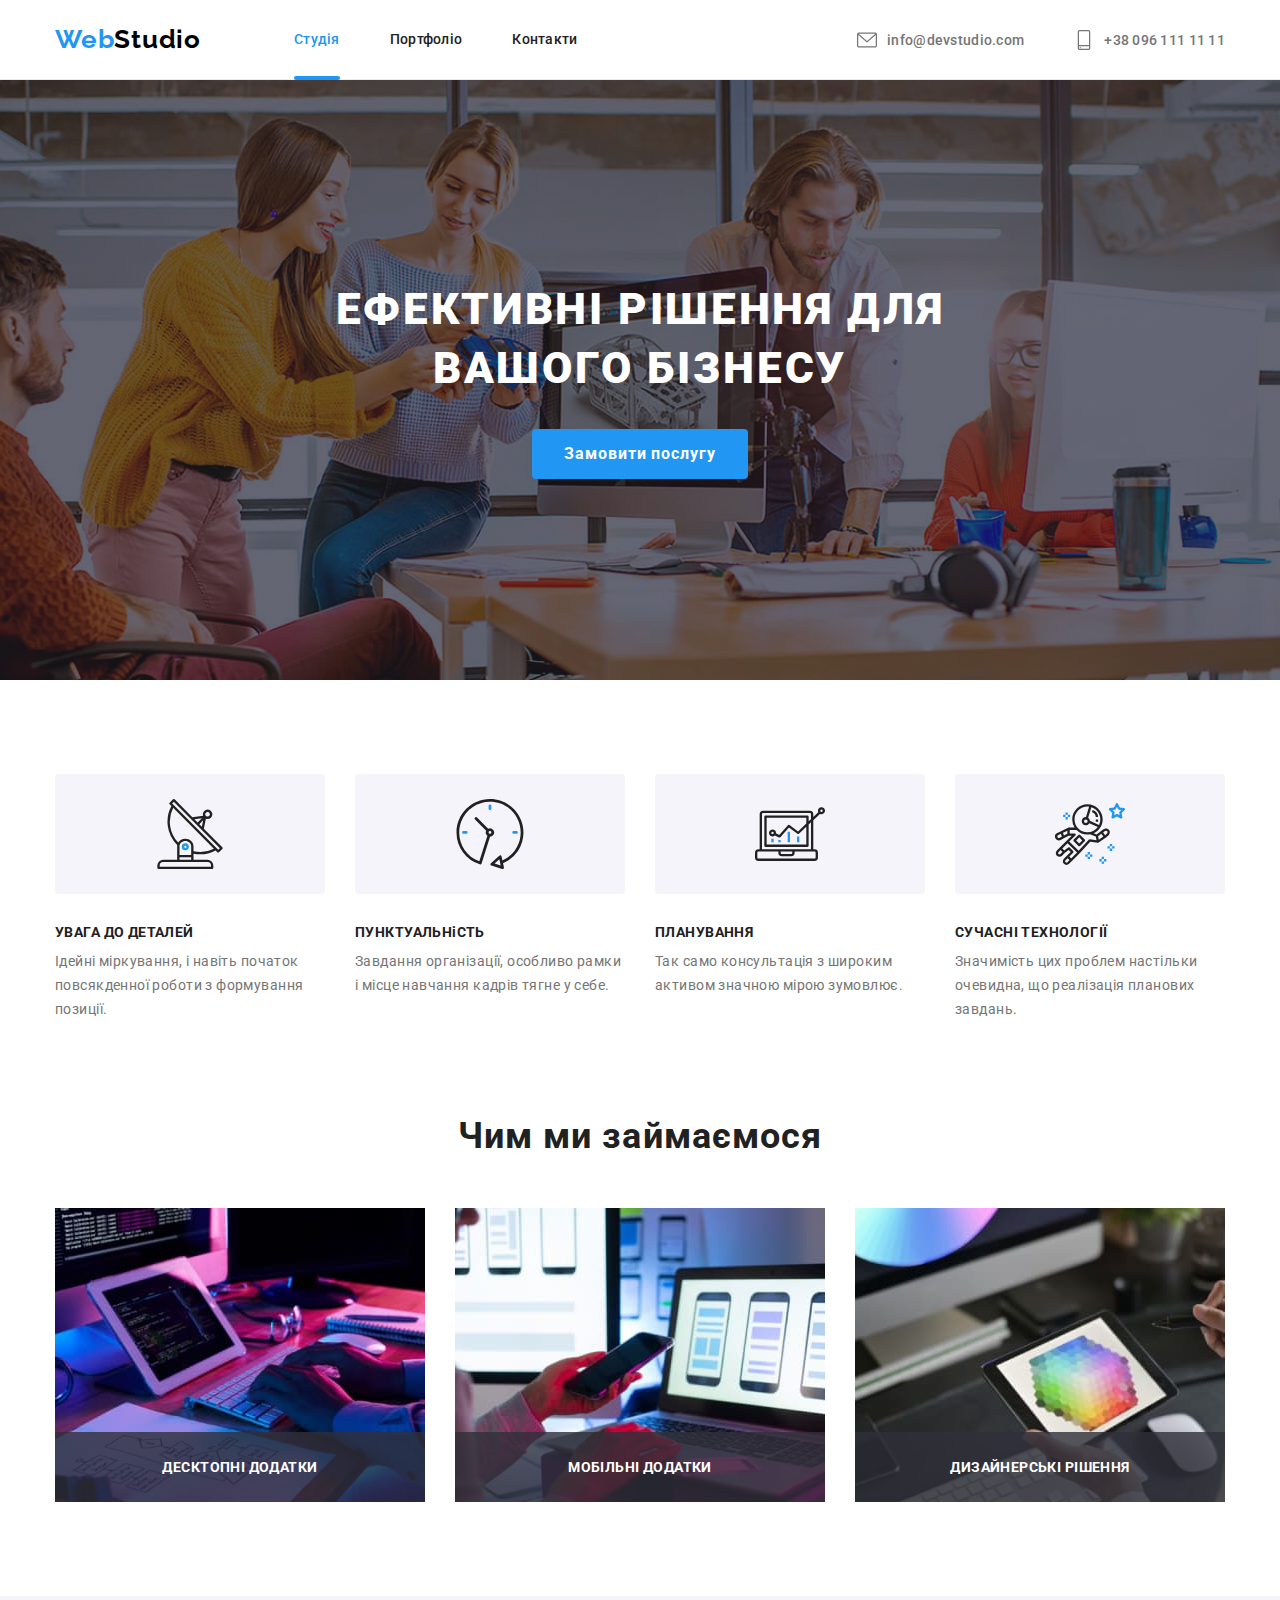
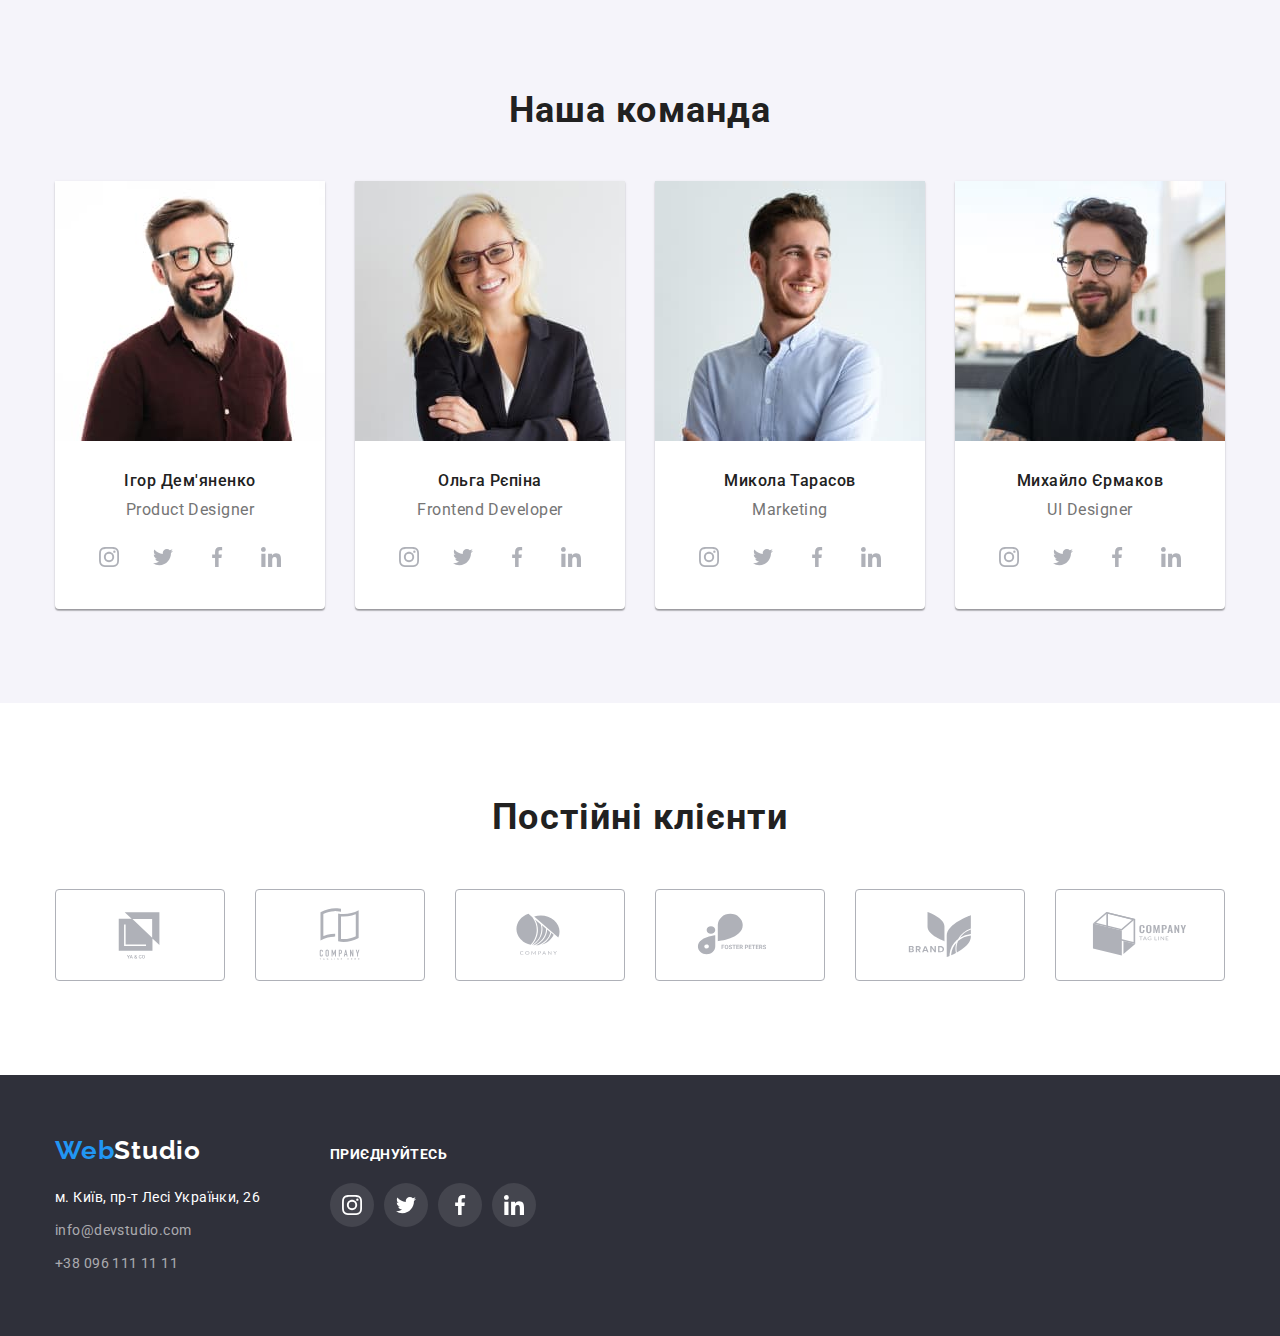
<file: index.html>
<!DOCTYPE html>
<html lang="ua">
  <head>
    <meta charset="UTF-8" />
    <meta http-equiv="X-UA-Compatible" content="IE=edge" />
    <meta name="viewport" content="width=device-width, initial-scale=1.0" />
    <title>WebStudio - Главная</title>
    <link rel="preconnect" href="https://fonts.googleapis.com" />
    <link rel="preconnect" href="https://fonts.gstatic.com" crossorigin />
    <link
      href="https://fonts.googleapis.com/css2?family=Raleway:wght@700&family=Roboto:wght@400;500;700;900&display=swap"
      rel="stylesheet"
    />
    <link rel="stylesheet" href="./css/modern-normalize.css" />
    <link rel="stylesheet" href="./css/styles.css" />
  </head>
  <body>
    <!--Head-->
    <header class="header">
      <div class="container main-nav">
        <nav class="main-nav">
          <a href="./index.html" class="logo"> <span class="logo-web">Web</span>Studio </a>

          <ul class="nav-site">
            <li class="item nav-anch">
              <a class="nav-site-link current" href="./index.html">Студія</a>
            </li>
            <li class="item nav-anch">
              <a class="nav-site-link" href="./portfolio.html">Портфоліо</a>
            </li>
            <li class="item nav-anch">
              <a class="nav-site-link" href="#">Контакти</a>
            </li>
          </ul>
        </nav>
        <ul class="nav-cont">
          <li class="item">
            <a class="nav-cont-link test" href="mailto:info@devstudio.com">
              <svg class="icon-contact" width="20" height="20">
                <use href="./images/icomoon/icons.svg#icon-envelope"></use>
              </svg>
              info@devstudio.com
            </a>
          </li>
          <li class="item">
            <a class="nav-cont-link" href="tel:+380961111111">
              <svg class="icon-contact" width="20" height="20">
                <use href="./images/icomoon/icons.svg#icon-smartphone"></use>
              </svg>
              +38 096 111 11 11
            </a>
          </li>
        </ul>
      </div>
    </header>

    <!--Main-->
    <main>
      <!--Presentation-->
      <section class="hero">
        <div class="container">
          <h1 class="hero-text">ЕФЕКТИВНІ РІШЕННЯ ДЛЯ ВАШОГО БІЗНЕСУ</h1>
          <button type="button" class="hero-btn" data-modal-open>Замовити послугу</button>
        </div>
      </section>

      <!--Preferences-->
      <section class="section">
        <div class="container">
          <h2 class="visually-hidden">Переваги</h2>
          <ul class="pref">
            <li class="item">
              <div class="icon-bg">
                <svg class="icon-pref">
                  <use href="./images/icomoon/icons.svg#icon-antenna"></use>
                </svg>
              </div>
              <h3 class="pref-title">УВАГА ДО ДЕТАЛЕЙ</h3>
              <p class="pref-text">
                Ідейні міркування, і навіть початок повсякденної роботи з формування позиції.
              </p>
            </li>
            <li class="item">
              <div class="icon-bg">
                <svg class="icon-pref">
                  <use href="./images/icomoon/icons.svg#icon-clock"></use>
                </svg>
              </div>
              <h3 class="pref-title">ПУНКТУАЛЬНіСТЬ</h3>
              <p class="pref-text">
                Завдання організації, особливо рамки і місце навчання кадрів тягне у себе.
              </p>
            </li>
            <li class="item">
              <div class="icon-bg">
                <svg class="icon-pref">
                  <use href="./images/icomoon/icons.svg#icon-diagram"></use>
                </svg>
              </div>
              <h3 class="pref-title">ПЛАНУВАННЯ</h3>
              <p class="pref-text">
                Так само консультація з широким активом значною мірою зумовлює.
              </p>
            </li>
            <li class="item">
              <div class="icon-bg">
                <svg class="icon-pref">
                  <use href="./images/icomoon/icons.svg#icon-astronaut"></use>
                </svg>
              </div>
              <h3 class="pref-title">СУЧАСНІ ТЕХНОЛОГІЇ</h3>
              <p class="pref-text">
                Значимість цих проблем настільки очевидна, що реалізація планових завдань.
              </p>
            </li>
          </ul>
        </div>
      </section>

      <!--About-->
      <section class="section supp-pt">
        <div class="container">
          <h2 class="about-title"> Чим ми займаємося </h2>
          <ul class="about-list">
            <li class="item">
              <div class="about-img">
                <a href="#"
                  ><img src="./images/about-title/img1.jpg" alt="Статистика" width="370" />
                  <h3 class="about-text">ДЕСКТОПНІ ДОДАТКИ</h3>
                </a>
              </div>
            </li>
            <li class="item">
              <div class="about-img">
                <a href="#"
                  ><img src="./images/about-title/img2.jpg" alt="Аналіз" width="370" />
                  <h3 class="about-text">МОБІЛЬНІ ДОДАТКИ</h3>
                </a>
              </div>
            </li>
            <li class="item">
              <div class="about-img">
                <a href="#"
                  ><img src="./images/about-title/img3.jpg" alt="Дизайн" width="370" />
                  <h3 class="about-text">ДИЗАЙНЕРСЬКІ РІШЕННЯ</h3>
                </a>
              </div>
            </li>
          </ul>
        </div>
      </section>

      <!--Team-->
      <section class="section team">
        <div class="container">
          <h2 class="team-title">Наша команда</h2>

          <ul class="team-list">
            <li class="team-bgd">
              <img src="./images/team-title/imgc1.jpg" alt="Игорь Демьяненко" width="270" />
              <div class="team-info">
                <h3 class="team-name">Ігор Дем'яненко</h3>
                <p class="team-prof" lang="en">Product Designer</p>
                <ul class="social-links">
                  <li class="social-link">
                    <a href="https://www.instagram.com/" class="link-team">
                      <svg class="icon-team" width="20" height="20">
                        <use href="./images/icomoon/icons.svg#icon-instagram"></use>
                      </svg>
                    </a>
                  </li>
                  <li class="social-link">
                    <a href="https://twitter.com/" class="link-team">
                      <svg class="icon-team" width="20" height="20">
                        <use href="./images/icomoon/icons.svg#icon-twitter"></use>
                      </svg>
                    </a>
                  </li>
                  <li class="social-link">
                    <a href="https://www.facebook.com/" class="link-team">
                      <svg class="icon-team" width="20" height="20">
                        <use href="./images/icomoon/icons.svg#icon-facebook"></use>
                      </svg>
                    </a>
                  </li>
                  <li class="social-link">
                    <a href="https://www.linkedin.com/" class="link-team">
                      <svg class="icon-team" width="20" height="20">
                        <use href="./images/icomoon/icons.svg#icon-linkedin"></use>
                      </svg>
                    </a>
                  </li>
                </ul>
              </div>
            </li>
            <li class="team-bgd">
              <img src="./images/team-title/imgc2.jpg" alt="Ольга Репина" width="270" />
              <div class="team-info">
                <h3 class="team-name">Ольга Рєпіна</h3>
                <p class="team-prof" lang="en">Frontend Developer</p>
                <ul class="social-links">
                  <li class="social-link">
                    <a href="https://www.instagram.com/" class="link-team">
                      <svg class="icon-team" width="20" height="20">
                        <use href="./images/icomoon/icons.svg#icon-instagram"></use>
                      </svg>
                    </a>
                  </li>
                  <li class="social-link">
                    <a href="https://twitter.com/" class="link-team">
                      <svg class="icon-team" width="20" height="20">
                        <use href="./images/icomoon/icons.svg#icon-twitter"></use>
                      </svg>
                    </a>
                  </li>
                  <li class="social-link">
                    <a href="https://www.facebook.com/" class="link-team">
                      <svg class="icon-team" width="20" height="20">
                        <use href="./images/icomoon/icons.svg#icon-facebook"></use>
                      </svg>
                    </a>
                  </li>
                  <li class="social-link">
                    <a href="https://www.linkedin.com/" class="link-team">
                      <svg class="icon-team" width="20" height="20">
                        <use href="./images/icomoon/icons.svg#icon-linkedin"></use>
                      </svg>
                    </a>
                  </li>
                </ul>
              </div>
            </li>
            <li class="team-bgd">
              <img src="./images/team-title/imgc3.jpg" alt="Николай Тарасов" width="270" />
              <div class="team-info">
                <h3 class="team-name">Микола Тарасов</h3>
                <p class="team-prof" lang="en">Marketing</p>
                <ul class="social-links">
                  <li class="social-link">
                    <a href="https://www.instagram.com/" class="link-team">
                      <svg class="icon-team" width="20" height="20">
                        <use href="./images/icomoon/icons.svg#icon-instagram"></use>
                      </svg>
                    </a>
                  </li>
                  <li class="social-link">
                    <a href="https://twitter.com/" class="link-team">
                      <svg class="icon-team" width="20" height="20">
                        <use href="./images/icomoon/icons.svg#icon-twitter"></use>
                      </svg>
                    </a>
                  </li>
                  <li class="social-link">
                    <a href="https://www.facebook.com/" class="link-team">
                      <svg class="icon-team" width="20" height="20">
                        <use href="./images/icomoon/icons.svg#icon-facebook"></use>
                      </svg>
                    </a>
                  </li>
                  <li class="social-link">
                    <a href="https://www.linkedin.com/" class="link-team">
                      <svg class="icon-team" width="20" height="20">
                        <use href="./images/icomoon/icons.svg#icon-linkedin"></use>
                      </svg>
                    </a>
                  </li>
                </ul>
              </div>
            </li>
            <li class="team-bgd">
              <img src="./images/team-title/imgc4.jpg" alt="Михаил Ермаков" width="270" />
              <div class="team-info">
                <h3 class="team-name">Михайло Єрмаков</h3>
                <p class="team-prof" lang="en">UI Designer</p>
                <ul class="social-links">
                  <li class="social-link">
                    <a href="https://www.instagram.com/" class="link-team">
                      <svg class="icon-team" width="20" height="20">
                        <use href="./images/icomoon/icons.svg#icon-instagram"></use>
                      </svg>
                    </a>
                  </li>
                  <li class="social-link">
                    <a href="https://twitter.com/" class="link-team">
                      <svg class="icon-team" width="20" height="20">
                        <use href="./images/icomoon/icons.svg#icon-twitter"></use>
                      </svg>
                    </a>
                  </li>
                  <li class="social-link">
                    <a href="https://www.facebook.com/" class="link-team">
                      <svg class="icon-team" width="20" height="20">
                        <use href="./images/icomoon/icons.svg#icon-facebook"></use>
                      </svg>
                    </a>
                  </li>
                  <li class="social-link">
                    <a href="https://www.linkedin.com/" class="link-team">
                      <svg class="icon-team" width="20" height="20">
                        <use href="./images/icomoon/icons.svg#icon-linkedin"></use>
                      </svg>
                    </a>
                  </li>
                </ul>
              </div>
            </li>
          </ul>
        </div>
      </section>

      <!--Regular Customers-->
      <section class="section">
        <div class="container">
          <h2 class="customers-title">Постійні клієнти</h2>
          <ul class="customers-list">
            <li class="customer">
              <a href="#" class="customer-item">
                <svg class="icon-logo" width="106" height="60">
                  <use href="./images/icomoon/icons.svg#icon-Logo-1"></use>
                </svg>
              </a>
            </li>
            <li class="customer">
              <a href="#" class="customer-item">
                <svg class="icon-logo" width="106" height="60">
                  <use href="./images/icomoon/icons.svg#icon-Logo-2"></use>
                </svg>
              </a>
            </li>
            <li class="customer">
              <a href="#" class="customer-item">
                <svg class="icon-logo" width="106" height="60">
                  <use href="./images/icomoon/icons.svg#icon-Logo-3"></use>
                </svg>
              </a>
            </li>
            <li class="customer">
              <a href="#" class="customer-item">
                <svg class="icon-logo" width="106" height="60">
                  <use href="./images/icomoon/icons.svg#icon-Logo-4"></use>
                </svg>
              </a>
            </li>
            <li class="customer">
              <a href="#" class="customer-item">
                <svg class="icon-logo" width="106" height="60">
                  <use href="./images/icomoon/icons.svg#icon-Logo-5"></use>
                </svg>
              </a>
            </li>
            <li class="customer">
              <a href="#" class="customer-item">
                <svg class="icon-logo" width="106" height="60">
                  <use href="./images/icomoon/icons.svg#icon-Logo-6"></use>
                </svg>
              </a>
            </li>
          </ul>
        </div>
      </section>
    </main>

    <!--Footer-->
    <footer class="footer supp-footer">
      <div class="container supp-flex">
        <div>
          <a href="/" class="footer-logo"> <span class="logo-web">Web</span>Studio </a>

          <address>
            <ul class="address-list">
              <li class="item">
                <a
                  href="https://goo.gl/maps/CPtrU1FHBa2aNyZL9"
                  target="_blank"
                  rel="noopener noreferrer"
                  class="address"
                  >м. Київ, пр-т Лесі Українки, 26</a
                >
              </li>
              <li class="item">
                <a href="mailto:info@devstudio.com" class="footer-cont">info@devstudio.com</a>
              </li>
              <li class="item">
                <a href="tel:+380961111111" class="footer-cont">+38 096 111 11 11</a>
              </li>
            </ul>
          </address>
        </div>

        <div class="join-in">
          <h3 class="social-links-title">ПРИЄДНУЙТЕСЬ</h3>
          <ul class="links-footer">
            <li class="social-footer">
              <a href="https://www.instagram.com/" class="link-footer">
                <svg class="icon-link-footer" width="20" height="20">
                  <use href="./images/icomoon/icons.svg#icon-instagram"></use>
                </svg>
              </a>
            </li>
            <li class="social-footer">
              <a href="https://twitter.com/" class="link-footer">
                <svg class="icon-link-footer" width="20" height="20">
                  <use href="./images/icomoon/icons.svg#icon-twitter"></use>
                </svg>
              </a>
            </li>
            <li class="social-footer">
              <a href="https://www.facebook.com/" class="link-footer">
                <svg class="icon-link-footer" width="20" height="20">
                  <use href="./images/icomoon/icons.svg#icon-facebook"></use>
                </svg>
              </a>
            </li>
            <li class="social-footer">
              <a href="https://www.linkedin.com/" class="link-footer">
                <svg class="icon-link-footer" width="20" height="20">
                  <use href="./images/icomoon/icons.svg#icon-linkedin"></use>
                </svg>
              </a>
            </li>
          </ul>
        </div>
      </div>
    </footer>

    <!-- modal window -->
    <div class="backdrop is-hidden" data-modal>
      <div class="modal">
        <button class="modal-btn" data-modal-close>
          <svg widht="18" height="18">
            <use href="./images/icomoon/icons.svg#icon-close-btn"></use>
          </svg>
        </button>
      </div>
    </div>

    <script src="./js/modal.js"></script>
  </body>
</html>
</file>
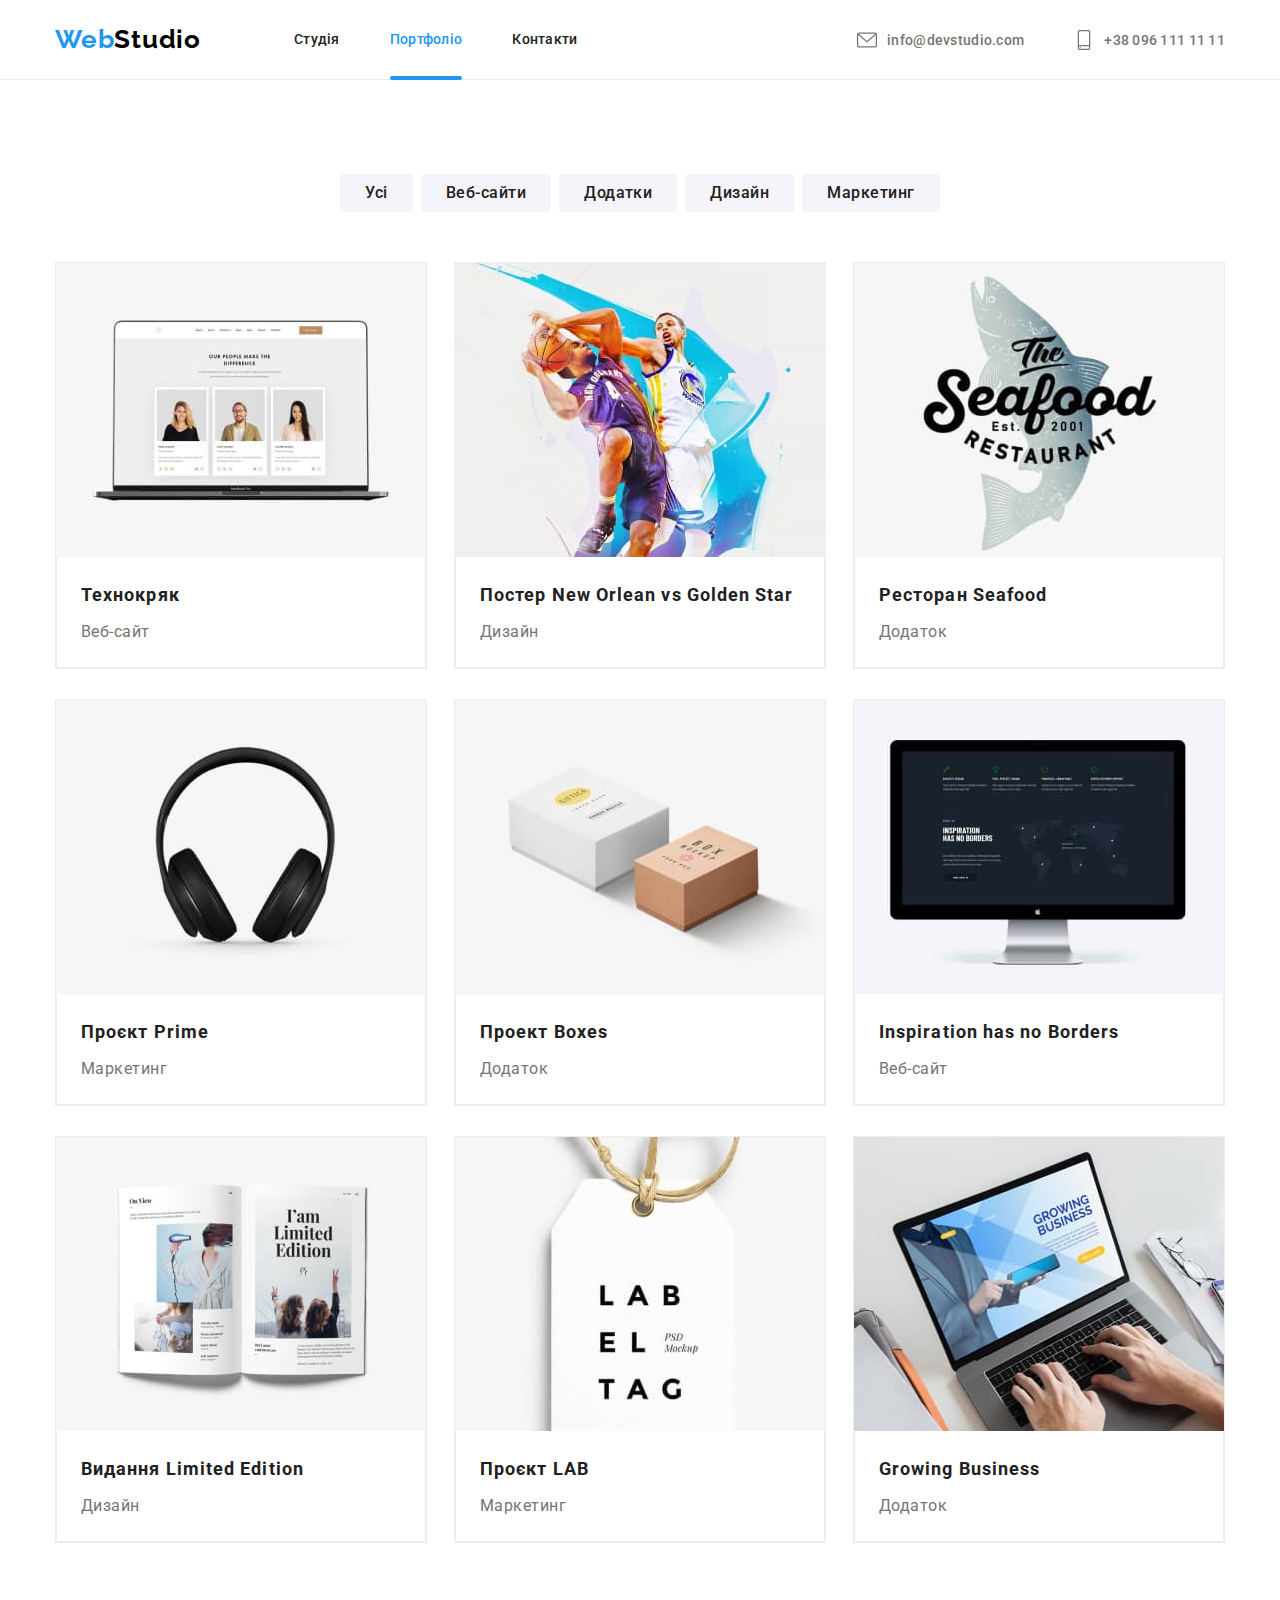
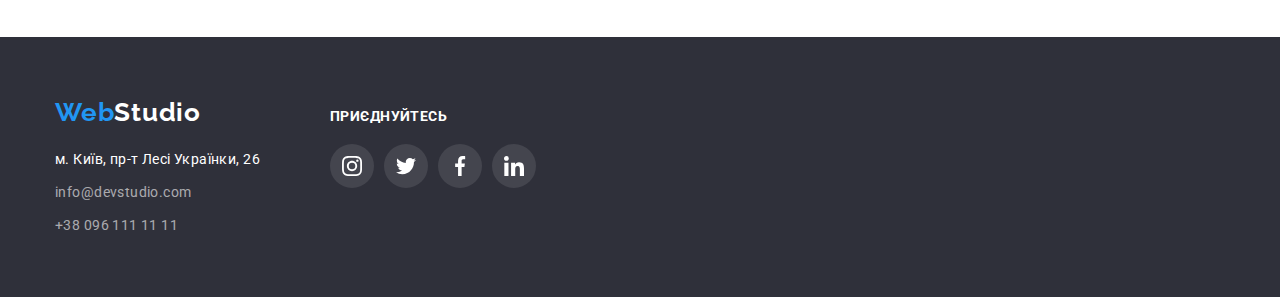
<file: portfolio.html>
<!DOCTYPE html>
<html lang="ua">
  <head>
    <meta charset="UTF-8" />
    <meta http-equiv="X-UA-Compatible" content="IE=edge" />
    <meta name="viewport" content="width=device-width, initial-scale=1.0" />
    <title>WebStudio - Портфолио</title>
    <link rel="preconnect" href="https://fonts.googleapis.com" />
    <link rel="preconnect" href="https://fonts.gstatic.com" crossorigin />
    <link
      href="https://fonts.googleapis.com/css2?family=Raleway:wght@700&family=Roboto:wght@400;500;700;900&display=swap"
      rel="stylesheet"
    />
    <link rel="stylesheet" href="./css/modern-normalize.css" />
    <link rel="stylesheet" href="./css/styles.css" />
  </head>

  <body>
    <!--Head-->
    <header class="header">
      <div class="container main-nav">
        <nav class="main-nav">
          <a href="./index.html" class="logo"> <span class="logo-web">Web</span>Studio </a>

          <ul class="nav-site">
            <li class="item nav-anch">
              <a class="nav-site-link" href="./index.html">Студія</a>
            </li>
            <li class="item nav-anch">
              <a class="nav-site-link current" href="./portfolio.html">Портфоліо</a>
            </li>
            <li class="item nav-anch">
              <a class="nav-site-link" href="#">Контакти</a>
            </li>
          </ul>
        </nav>
        <ul class="nav-cont">
          <li class="item">
            <a class="nav-cont-link test" href="mailto:info@devstudio.com">
              <svg class="icon-contact" width="20" height="20">
                <use href="./images/icomoon/icons.svg#icon-envelope"></use>
              </svg>
              info@devstudio.com
            </a>
          </li>
          <li class="item">
            <a class="nav-cont-link" href="tel:+380961111111">
              <svg class="icon-contact" width="20" height="20">
                <use href="./images/icomoon/icons.svg#icon-smartphone"></use>
              </svg>
              +38 096 111 11 11
            </a>
          </li>
        </ul>
      </div>
    </header>

    <main>
      <!--Portfolio-->
      <!--Nav portfolio-->
      <section class="section">
        <div class="container">
          <h1 class="visually-hidden">Portfolio</h1>
          <ul class="portfolio-list">
            <li class="item">
              <button class="portfolio-btn" type="button">Усі</button>
            </li>
            <li class="item">
              <button class="portfolio-btn" type="button">Веб-сайти</button>
            </li>
            <li class="item">
              <button class="portfolio-btn" type="button">Додатки</button>
            </li>
            <li class="item">
              <button class="portfolio-btn" type="button">Дизайн</button>
            </li>
            <li class="item">
              <button class="portfolio-btn" type="button">Маркетинг</button>
            </li>
          </ul>

          <!--Samples-->
          <ul class="samples-list">
            <li class="item">
              <a class="link-decor" href="#" target="_blank">
                <div class="img-wrap">
                  <img src="./images/samples-list/port1.jpg" alt="Технокряк" width="370" />
                  <p class="link-hover-text"
                    >Ресурс пропонує комплексні пропозиції з різним рівнем функціоналу та сервісів.
                    Все це дозволить відвідувачу отримати вичерпні відомості про компанію чи
                    приватну особу.</p
                  >
                </div>
                <div class="port-title-text">
                  <h2 class="port-list-title">Технокряк</h2>
                  <p class="port-list-text">Веб-сайт</p>
                </div>
              </a>
            </li>
            <li class="item">
              <a class="link-decor" href="#" target="_blank">
                <img
                  src="./images/samples-list/port2.jpg"
                  alt="Постер New Orlean vs Golden Star"
                  width="370"
                />
                <div class="port-title-text">
                  <h2 class="port-list-title"> Постер New Orlean vs Golden Star </h2>
                  <p class="port-list-text">Дизайн</p>
                </div>
              </a>
            </li>
            <li class="item">
              <a class="link-decor" href="#" target="_blank">
                <img src="./images/samples-list/port3.jpg" alt="Ресторан Seafood" width="370" />
                <div class="port-title-text">
                  <h2 class="port-list-title">Ресторан Seafood</h2>
                  <p class="port-list-text">Додаток</p>
                </div>
              </a>
            </li>
            <li class="item">
              <a class="link-decor" href="#" target="_blank">
                <img src="./images/samples-list/port4.jpg" alt="Проект Prime" width="370" />
                <div class="port-title-text">
                  <h2 class="port-list-title">Проєкт Prime</h2>
                  <p class="port-list-text">Маркетинг</p>
                </div>
              </a>
            </li>
            <li class="item">
              <a class="link-decor" href="#" target="_blank">
                <img src="./images/samples-list/port5.jpg" alt="Проект Boxes" width="370" />
                <div class="port-title-text">
                  <h2 class="port-list-title">Проект Boxes</h2>
                  <p class="port-list-text">Додаток</p>
                </div>
              </a>
            </li>
            <li class="item">
              <a class="link-decor" href="#" target="_blank">
                <img
                  src="./images/samples-list/port6.jpg"
                  alt="Inspiration has no Borders"
                  width="370"
                />
                <div class="port-title-text">
                  <h2 class="port-list-title" lang="en"> Inspiration has no Borders </h2>
                  <p class="port-list-text">Веб-сайт</p>
                </div>
              </a>
            </li>
            <li class="item">
              <a class="link-decor" href="#" target="_blank">
                <img
                  src="./images/samples-list/port7.jpg"
                  alt="Издание Limited Edition"
                  width="370"
                />
                <div class="port-title-text">
                  <h2 class="port-list-title">Видання Limited Edition</h2>
                  <p class="port-list-text">Дизайн</p>
                </div>
              </a>
            </li>
            <li class="item">
              <a class="link-decor" href="#" target="_blank">
                <img src="./images/samples-list/port8.jpg" alt="Проект LAB" width="370" />
                <div class="port-title-text">
                  <h2 class="port-list-title">Проєкт LAB</h2>
                  <p class="port-list-text">Маркетинг</p>
                </div>
              </a>
            </li>
            <li class="item">
              <a class="link-decor" href="#" target="_blank">
                <img src="./images/samples-list/port9.jpg" alt="Growing Business" width="370" />
                <div class="port-title-text">
                  <h2 class="port-list-title" lang="en">Growing Business</h2>
                  <p class="port-list-text">Додаток</p>
                </div>
              </a>
            </li>
          </ul>
        </div>
      </section>
    </main>

    <!--Footer-->
    <footer class="footer supp-footer">
      <div class="container supp-flex">
        <div>
          <a href="/" class="footer-logo"> <span class="logo-web">Web</span>Studio </a>

          <address>
            <ul class="address-list">
              <li class="item">
                <a
                  href="https://goo.gl/maps/CPtrU1FHBa2aNyZL9"
                  target="_blank"
                  rel="noopener noreferrer"
                  class="address"
                  >м. Київ, пр-т Лесі Українки, 26</a
                >
              </li>
              <li class="item">
                <a href="mailto:info@devstudio.com" class="footer-cont">info@devstudio.com</a>
              </li>
              <li class="item">
                <a href="tel:+380961111111" class="footer-cont">+38 096 111 11 11</a>
              </li>
            </ul>
          </address>
        </div>

        <div class="join-in">
          <h3 class="social-links-title">ПРИЄДНУЙТЕСЬ</h3>
          <ul class="links-footer">
            <li class="social-footer">
              <a href="https://www.instagram.com/" class="link-footer">
                <svg class="icon-link-footer" width="20" height="20">
                  <use href="./images/icomoon/icons.svg#icon-instagram"></use>
                </svg>
              </a>
            </li>
            <li class="social-footer">
              <a href="https://twitter.com/" class="link-footer">
                <svg class="icon-link-footer" width="20" height="20">
                  <use href="./images/icomoon/icons.svg#icon-twitter"></use>
                </svg>
              </a>
            </li>
            <li class="social-footer">
              <a href="https://www.facebook.com/" class="link-footer">
                <svg class="icon-link-footer" width="20" height="20">
                  <use href="./images/icomoon/icons.svg#icon-facebook"></use>
                </svg>
              </a>
            </li>
            <li class="social-footer">
              <a href="https://www.linkedin.com/" class="link-footer">
                <svg class="icon-link-footer" width="20" height="20">
                  <use href="./images/icomoon/icons.svg#icon-linkedin"></use>
                </svg>
              </a>
            </li>
          </ul>
        </div>
      </div>
    </footer>
  </body>
</html>
</file>
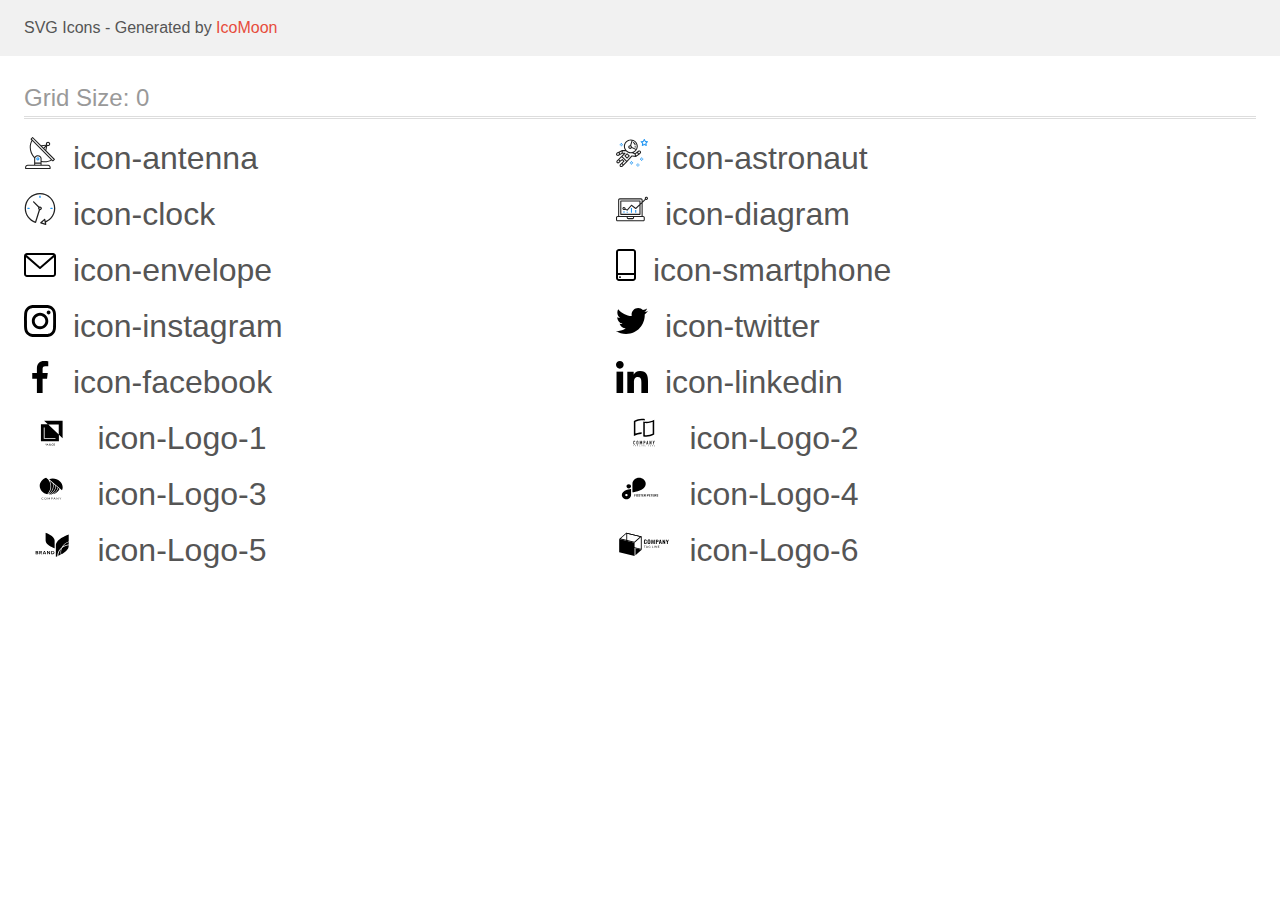
<file: images/icomoon/demo.html>
<!doctype html>
<html>
<head>
    <title>IcoMoon - SVG Icons</title>
    <meta charset="utf-8">
    <meta name="viewport" content="width=device-width, initial-scale=1">
    <link rel="stylesheet" href="demo-files/demo.css">
    <link rel="stylesheet" href="style.css">
</head>
<body>
<svg aria-hidden="true" style="position: absolute; width: 0; height: 0; overflow: hidden;" version="1.1" xmlns="http://www.w3.org/2000/svg" xmlns:xlink="http://www.w3.org/1999/xlink">
<defs>
<symbol id="icon-antenna" viewBox="0 0 32 32">
<path fill="#212121" style="fill: var(--color1, #212121)" d="M30.773 22.098l-8.443-8.505 0.937-4.615c0.242 0.094 0.499 0.144 0.758 0.146h0.006c1.192 0.014 2.17-0.941 2.184-2.133s-0.941-2.17-2.133-2.184c-1.192-0.014-2.17 0.941-2.184 2.133-0.003 0.255 0.039 0.509 0.125 0.749l-4.96 0.605-8.091-8.133c-0.099-0.101-0.235-0.159-0.377-0.16-0.14 0.001-0.274 0.056-0.373 0.155l-1.513 1.504c-0.208 0.208-0.208 0.546 0 0.754l0.814 0.826c-3.153 5.798-2.129 12.978 2.519 17.663 0.043 0.041 0.092 0.074 0.146 0.098-0.034 0.18-0.051 0.364-0.052 0.547v6.187h-6.4c-1.472 0.002-2.665 1.195-2.667 2.667v1.067c0 0.295 0.239 0.533 0.533 0.533h24.533c0.295 0 0.533-0.239 0.533-0.533v-1.067c-0.002-1.472-1.195-2.665-2.667-2.667h-6.4v-2.742c1.003 0.21 2.024 0.317 3.049 0.32 2.458-0.003 4.877-0.615 7.040-1.783l0.818 0.823c0.099 0.101 0.235 0.159 0.377 0.16 0.14-0.001 0.274-0.056 0.373-0.155l1.513-1.504c0.208-0.208 0.208-0.546 0-0.754zM23.28 6.233c0.418-0.415 1.093-0.414 1.508 0.004s0.414 1.093-0.004 1.508c-0.2 0.199-0.47 0.31-0.752 0.31h-0.003c-0.589-0.003-1.064-0.483-1.061-1.072 0.002-0.282 0.115-0.552 0.314-0.751h-0.002zM22.024 9.738l-0.598 2.946-1.175-1.182 1.774-1.763zM21.419 8.836l-1.92 1.909-1.485-1.493 3.405-0.415zM24.004 28.8c0.884 0 1.6 0.716 1.6 1.6v0.533h-23.467v-0.533c0-0.884 0.716-1.6 1.6-1.6h20.267zM16.537 26.667v1.067h-5.333v-1.067h5.333zM11.204 25.6v-4.053c0-1.294 1.196-2.347 2.667-2.347s2.667 1.053 2.667 2.347v4.053h-5.333zM17.604 23.904v-2.357c0-1.882-1.675-3.413-3.733-3.413-1.331-0.020-2.576 0.657-3.281 1.786-4.058-4.274-4.971-10.645-2.279-15.887l18.602 18.708c-2.872 1.461-6.165 1.873-9.309 1.163zM28.893 23.22l-21.057-21.181 0.755-0.752 7.935 7.98c0.004 0 0.006 0.007 0.010 0.010l13.115 13.191-0.757 0.752z"></path>
<path fill="#2196f3" style="fill: var(--color2, #2196f3)" d="M13.876 20.267h-0.005c-0.884-0.001-1.601 0.714-1.602 1.598s0.714 1.601 1.598 1.602h0.005c0.884 0.001 1.601-0.714 1.602-1.598s-0.714-1.601-1.598-1.602zM14.249 22.245c-0.1 0.1-0.236 0.156-0.378 0.155-0.295-0.002-0.532-0.242-0.531-0.536 0.001-0.141 0.057-0.276 0.157-0.375s0.233-0.154 0.373-0.155c0.295 0.002 0.532 0.241 0.53 0.536-0.001 0.141-0.057 0.276-0.157 0.375h0.005z"></path>
</symbol>
<symbol id="icon-astronaut" viewBox="0 0 32 32">
<path fill="#2196f3" style="fill: var(--color2, #2196f3)" d="M31.974 4.524c-0.063-0.193-0.229-0.333-0.43-0.363l-1.91-0.278-0.855-1.731c-0.179-0.365-0.777-0.365-0.956 0l-0.855 1.731-1.91 0.278c-0.201 0.029-0.367 0.17-0.431 0.363-0.062 0.193-0.011 0.405 0.135 0.547l1.383 1.348-0.326 1.903c-0.034 0.2 0.048 0.402 0.212 0.522 0.166 0.121 0.382 0.135 0.562 0.040l1.709-0.899 1.709 0.899c0.078 0.041 0.164 0.061 0.249 0.061 0.11 0 0.221-0.034 0.314-0.102 0.164-0.119 0.246-0.322 0.212-0.522l-0.326-1.903 1.383-1.348c0.145-0.142 0.197-0.354 0.135-0.547zM29.511 5.851c-0.125 0.122-0.183 0.299-0.153 0.472l0.191 1.114-1-0.526c-0.078-0.041-0.163-0.061-0.249-0.061s-0.17 0.020-0.249 0.061l-1.001 0.526 0.191-1.114c0.030-0.173-0.028-0.349-0.153-0.472l-0.81-0.789 1.119-0.163c0.174-0.025 0.324-0.134 0.402-0.292l0.5-1.013 0.5 1.013c0.078 0.157 0.228 0.267 0.402 0.292l1.119 0.163-0.809 0.789z"></path>
<path fill="#2196f3" style="fill: var(--color2, #2196f3)" d="M26.134 20.522h-1.067v1.067h1.067v-1.067z"></path>
<path fill="#2196f3" style="fill: var(--color2, #2196f3)" d="M26.134 22.656h-1.067v1.067h1.067v-1.067z"></path>
<path fill="#2196f3" style="fill: var(--color2, #2196f3)" d="M27.2 21.589h-1.067v1.067h1.067v-1.067z"></path>
<path fill="#2196f3" style="fill: var(--color2, #2196f3)" d="M25.067 21.589h-1.067v1.067h1.067v-1.067z"></path>
<path fill="#2196f3" style="fill: var(--color2, #2196f3)" d="M22.4 26.389h-1.067v1.067h1.067v-1.067z"></path>
<path fill="#2196f3" style="fill: var(--color2, #2196f3)" d="M22.4 28.522h-1.067v1.067h1.067v-1.067z"></path>
<path fill="#2196f3" style="fill: var(--color2, #2196f3)" d="M23.467 27.456h-1.067v1.067h1.067v-1.067z"></path>
<path fill="#2196f3" style="fill: var(--color2, #2196f3)" d="M21.333 27.456h-1.067v1.067h1.067v-1.067z"></path>
<path fill="#2196f3" style="fill: var(--color2, #2196f3)" d="M16 24.256h-1.067v1.067h1.067v-1.067z"></path>
<path fill="#2196f3" style="fill: var(--color2, #2196f3)" d="M16 26.389h-1.067v1.067h1.067v-1.067z"></path>
<path fill="#2196f3" style="fill: var(--color2, #2196f3)" d="M17.067 25.322h-1.067v1.067h1.067v-1.067z"></path>
<path fill="#2196f3" style="fill: var(--color2, #2196f3)" d="M14.933 25.322h-1.067v1.067h1.067v-1.067z"></path>
<path fill="#2196f3" style="fill: var(--color2, #2196f3)" d="M5.867 6.122h-1.067v1.067h1.067v-1.067z"></path>
<path fill="#2196f3" style="fill: var(--color2, #2196f3)" d="M5.867 8.255h-1.067v1.067h1.067v-1.067z"></path>
<path fill="#2196f3" style="fill: var(--color2, #2196f3)" d="M6.933 7.189h-1.067v1.067h1.067v-1.067z"></path>
<path fill="#2196f3" style="fill: var(--color2, #2196f3)" d="M4.8 7.189h-1.067v1.067h1.067v-1.067z"></path>
<path fill="#212121" style="fill: var(--color1, #212121)" d="M24.715 14.159c-0.287-0.388-0.709-0.637-1.188-0.705-0.481-0.068-0.956 0.058-1.34 0.352l-1.252 0.96-1.898 1.417-1.358-0.541c2.421-1.086 4.114-3.508 4.114-6.32 0-3.823-3.123-6.933-6.961-6.933s-6.961 3.11-6.961 6.933c0 1.386 0.414 2.674 1.12 3.758l-2.764-0.024c-0.002 0-0.003 0-0.005 0-0.009 0-0.015 0.004-0.023 0.005-0.053 0.002-0.105 0.013-0.155 0.031-0.013 0.005-0.026 0.008-0.038 0.013-0.006 0.003-0.013 0.003-0.019 0.006l-3.233 1.596c-0.001 0-0.001 0-0.001 0.001l-1.893 0.911c-0.021 0.009-0.042 0.021-0.063 0.035-0.755 0.502-1.012 1.489-0.598 2.295 0.22 0.429 0.595 0.745 1.056 0.889 0.178 0.055 0.359 0.083 0.539 0.083 0.29 0 0.577-0.071 0.839-0.211l1.388-0.738 2.264-1.169 1.357-0.008-5.442 5.416c-0.001 0.001-0.001 0.001-0.002 0.001l-1.339 1.333c-0.316 0.315-0.49 0.732-0.49 1.178s0.174 0.863 0.49 1.179c0.325 0.323 0.752 0.485 1.179 0.485s0.854-0.162 1.18-0.485l1.314-1.309 1.741-1.3 0.901 0.897-1.762 1.754c-0 0.001-0.001 0.001-0.002 0.001l-1.339 1.333c-0.316 0.315-0.49 0.732-0.49 1.178s0.174 0.863 0.49 1.179c0.325 0.323 0.753 0.485 1.18 0.485s0.855-0.162 1.18-0.485l3.482-3.467c0.001-0.001 0.001-0.001 0.001-0.002l1.010-1-0.004-0.004c0.006-0.006 0.015-0.009 0.022-0.015l5.166-5.658 3.471 0.494c0.025 0.004 0.050 0.005 0.075 0.005 0.065 0 0.127-0.015 0.187-0.038 0.018-0.006 0.033-0.015 0.050-0.023 0.019-0.010 0.039-0.015 0.058-0.027l3.213-2.133c0.012-0.008 0.018-0.021 0.029-0.029 0.013-0.010 0.029-0.014 0.041-0.026l1.271-1.191c0.662-0.62 0.753-1.635 0.212-2.362zM2.13 17.77c-0.173 0.093-0.37 0.111-0.558 0.052-0.187-0.058-0.338-0.186-0.427-0.358-0.161-0.314-0.068-0.695 0.214-0.902l1.314-0.632 0.449 1.312-0.992 0.528zM5.628 15.942l-1.548 0.8-0.439-1.283 2.027-1.001-0.040 1.484zM20.727 9.322c0 0.918-0.219 1.785-0.599 2.559l-4.181-1.899c-0.044-0.573-0.341-1.075-0.788-1.388l1.464-4.86c2.378 0.756 4.105 2.974 4.105 5.588zM8.938 9.322c0-3.235 2.644-5.867 5.894-5.867 0.253 0 0.5 0.021 0.745 0.052l-1.432 4.754c-0.019-0.001-0.037-0.006-0.057-0.006-1.033 0-1.873 0.837-1.873 1.867s0.84 1.867 1.873 1.867c0.694 0 1.294-0.383 1.618-0.945l3.862 1.755c-1.075 1.446-2.795 2.39-4.737 2.39-3.25 0-5.894-2.632-5.894-5.867zM14.894 10.122c0 0.441-0.362 0.8-0.806 0.8s-0.806-0.359-0.806-0.8c0-0.441 0.362-0.8 0.806-0.8s0.806 0.359 0.806 0.8zM2.465 25.146c-0.236 0.234-0.619 0.234-0.854 0.001-0.114-0.114-0.176-0.263-0.176-0.423s0.062-0.309 0.176-0.421l0.962-0.958 0.851 0.848-0.959 0.955zM5.679 28.88c-0.236 0.234-0.619 0.235-0.855 0.001-0.114-0.114-0.176-0.263-0.176-0.423s0.062-0.309 0.176-0.421l0.963-0.959 0.852 0.848-0.96 0.955zM9.16 25.411c-0.001 0-0.001 0-0.002 0.001l-1.765 1.76-0.852-0.848 1.763-1.755c0 0 0 0 0-0s0.001-0.001 0.002-0.001c0.040-0.040 0.065-0.088 0.090-0.135 0.007-0.014 0.020-0.026 0.026-0.040 0.017-0.041 0.019-0.085 0.026-0.129 0.003-0.025 0.014-0.047 0.014-0.073 0-0.036-0.013-0.070-0.020-0.106-0.006-0.032-0.006-0.065-0.019-0.095-0.020-0.050-0.055-0.094-0.091-0.138-0.010-0.012-0.014-0.027-0.025-0.038 0 0 0 0-0.001 0s-0.001-0.002-0.001-0.002l-1.607-1.6c-0.017-0.017-0.039-0.024-0.058-0.038-0.028-0.022-0.055-0.042-0.087-0.058-0.030-0.015-0.061-0.024-0.093-0.033-0.034-0.010-0.067-0.017-0.103-0.020-0.033-0.002-0.063 0.001-0.095 0.005-0.036 0.004-0.069 0.009-0.104 0.020-0.034 0.011-0.063 0.027-0.094 0.045-0.020 0.011-0.042 0.015-0.061 0.029l-1.773 1.324-0.901-0.897 2.399-2.386 4.361 4.289-0.928 0.919zM15.979 18.394c-0.015-0.002-0.030 0.004-0.045 0.003-0.039-0.002-0.076 0.001-0.115 0.007-0.030 0.005-0.059 0.011-0.088 0.021-0.034 0.012-0.065 0.028-0.097 0.047-0.030 0.018-0.057 0.037-0.083 0.061-0.013 0.011-0.028 0.017-0.040 0.029l-4.698 5.146-4.328-4.257 2.833-2.818c0.209-0.208 0.21-0.546 0.002-0.755-0.105-0.105-0.243-0.157-0.381-0.156v-0.001l-2.219 0.013 0.028-1.607 3.104 0.027c1.265 1.294 3.029 2.101 4.981 2.101 0.437 0 0.864-0.045 1.279-0.123 0.040 0.032 0.079 0.065 0.13 0.085l2.41 0.96 0.331 1.644-3.003-0.427zM20.020 18.572l-0.313-1.558 1.446-1.080 0.947 1.257-2.080 1.381zM23.774 15.741l-0.838 0.785-0.931-1.236 0.831-0.637c0.155-0.119 0.351-0.168 0.543-0.143 0.193 0.027 0.364 0.128 0.48 0.284 0.217 0.292 0.18 0.699-0.085 0.947z"></path>
<path fill="#212121" style="fill: var(--color1, #212121)" d="M13.602 18.544l-2.143-2.133c-0.207-0.207-0.545-0.207-0.753 0l-2.142 2.133c-0.1 0.101-0.157 0.236-0.157 0.378s0.056 0.278 0.157 0.378l2.142 2.133c0.104 0.103 0.241 0.155 0.377 0.155s0.273-0.052 0.376-0.155l2.143-2.133c0.1-0.1 0.157-0.236 0.157-0.378s-0.057-0.278-0.157-0.378zM11.083 20.303l-1.387-1.381 1.387-1.381 1.387 1.381-1.387 1.381z"></path>
<path fill="#212121" style="fill: var(--color1, #212121)" d="M17.164 5.071l-0.258 1.036c0.071 0.018 1.738 0.452 1.738 2.149h1.067c-0-2.017-1.666-2.965-2.547-3.185z"></path>
<path fill="#212121" style="fill: var(--color1, #212121)" d="M19.711 9.322h-1.067v1.067h1.067v-1.067z"></path>
</symbol>
<symbol id="icon-clock" viewBox="0 0 32 32">
<path fill="#212121" style="fill: var(--color1, #212121)" d="M31.297 15.301c-0.002-8.452-6.855-15.303-15.308-15.301s-15.303 6.855-15.301 15.308c0.001 6.658 4.307 12.551 10.649 14.576 0.061 0.019 0.124 0.029 0.187 0.029 0.121-0 0.239-0.032 0.342-0.094 0.135-0.080 0.236-0.207 0.283-0.356l3.865-12.25c1.057-0.005 1.909-0.866 1.903-1.923s-0.866-1.909-1.923-1.903c-0.284 0.001-0.565 0.067-0.82 0.191l-5.106-5.107c-0.253-0.245-0.657-0.238-0.902 0.016-0.239 0.247-0.239 0.639 0 0.886l5.103 5.109c-0.392 0.799-0.168 1.764 0.536 2.309l-3.683 11.673c-7.278-2.681-11.004-10.754-8.323-18.032s10.754-11.004 18.032-8.323 11.004 10.754 8.323 18.032c-1.31 3.556-4.001 6.431-7.462 7.973l-0.398-1.874c-0.073-0.344-0.411-0.565-0.756-0.492-0.109 0.023-0.209 0.074-0.292 0.148l-3.837 3.426c-0.263 0.234-0.287 0.637-0.052 0.9 0.076 0.085 0.174 0.149 0.283 0.184l4.899 1.563c0.335 0.108 0.694-0.077 0.802-0.412 0.034-0.106 0.040-0.219 0.017-0.328l-0.391-1.839c5.664-2.388 9.342-7.942 9.329-14.089zM15.992 14.664c0.352 0 0.638 0.286 0.638 0.638s-0.286 0.638-0.638 0.638c-0.352 0-0.638-0.285-0.638-0.638s0.285-0.638 0.638-0.638zM18.093 29.528l2.184-1.948 0.603 2.84-2.787-0.892z"></path>
<path fill="#2196f3" style="fill: var(--color2, #2196f3)" d="M15.354 3.185v1.275c0 0.352 0.285 0.638 0.638 0.638s0.638-0.285 0.638-0.638v-1.275c0-0.352-0.286-0.638-0.638-0.638s-0.638 0.286-0.638 0.638z"></path>
<path fill="#2196f3" style="fill: var(--color2, #2196f3)" d="M3.876 14.664c-0.352 0-0.638 0.286-0.638 0.638s0.285 0.638 0.638 0.638h1.275c0.352 0 0.638-0.285 0.638-0.638s-0.285-0.638-0.638-0.638h-1.275z"></path>
<path fill="#2196f3" style="fill: var(--color2, #2196f3)" d="M28.108 15.939c0.352 0 0.638-0.285 0.638-0.638s-0.285-0.638-0.638-0.638h-1.275c-0.352 0-0.638 0.286-0.638 0.638s0.286 0.638 0.638 0.638h1.275z"></path>
</symbol>
<symbol id="icon-diagram" viewBox="0 0 32 32">
<path fill="#2196f3" style="fill: var(--color2, #2196f3)" d="M14.926 14.965h1.066v4.798h-1.066v-4.797z"></path>
<path fill="#2196f3" style="fill: var(--color2, #2196f3)" d="M19.19 17.097h1.066v2.665h-1.066v-2.665z"></path>
<path fill="#2196f3" style="fill: var(--color2, #2196f3)" d="M10.661 18.696h1.066v1.066h-1.066v-1.066z"></path>
<path fill="#2196f3" style="fill: var(--color2, #2196f3)" d="M7.463 18.163h1.066v1.599h-1.066v-1.599z"></path>
<path fill="#212121" style="fill: var(--color1, #212121)" d="M1.599 28.291h25.587c0.883 0 1.599-0.716 1.599-1.599v-2.132c0-0.883-0.716-1.599-1.599-1.599h-0.533v-13.293l3.028-2.868c0.703 0.346 1.553 0.136 2.013-0.499s0.396-1.508-0.152-2.068-1.42-0.644-2.065-0.198c-0.644 0.446-0.873 1.292-0.542 2.002l-2.281 2.163v-1.23c0-0.883-0.716-1.599-1.599-1.599h-21.322c-0.883 0-1.599 0.716-1.599 1.599v15.992h-0.533c-0.883 0-1.599 0.716-1.599 1.599v2.132c0 0.883 0.716 1.599 1.599 1.599zM30.384 4.837c0.294 0 0.533 0.239 0.533 0.533s-0.239 0.533-0.533 0.533c-0.294 0-0.533-0.239-0.533-0.533s0.239-0.533 0.533-0.533zM3.198 6.969c0-0.294 0.239-0.533 0.533-0.533h21.322c0.294 0 0.533 0.239 0.533 0.533v2.239l-1.066 1.013v-2.186c0-0.294-0.239-0.533-0.533-0.533h-19.19c-0.294 0-0.533 0.239-0.533 0.533v13.326c0 0.294 0.239 0.533 0.533 0.533h19.19c0.294 0 0.533-0.239 0.533-0.533v-9.674l1.066-1.010v12.284h-22.388v-15.992zM7.996 13.899c-0.721-0.002-1.354 0.478-1.546 1.174s0.105 1.433 0.725 1.801c0.62 0.368 1.41 0.276 1.928-0.226l1.853 0.93c0.215 0.108 0.476 0.057 0.636-0.123l3.939-4.431 3.872 2.901c0.208 0.156 0.498 0.139 0.686-0.039l3.365-3.188v8.131h-18.124v-12.26h18.124v2.66l-3.771 3.572-3.904-2.927c-0.222-0.166-0.534-0.135-0.718 0.072l-3.993 4.493-1.493-0.746c0.011-0.064 0.018-0.129 0.020-0.193 0-0.883-0.716-1.599-1.599-1.599zM8.529 15.498c0 0.294-0.239 0.533-0.533 0.533s-0.533-0.239-0.533-0.533c0-0.294 0.239-0.533 0.533-0.533s0.533 0.239 0.533 0.533zM11.727 24.027h5.331v0.533c0 0.294-0.239 0.533-0.533 0.533h-4.264c-0.294 0-0.533-0.239-0.533-0.533v-0.533zM1.066 24.56c0-0.294 0.239-0.533 0.533-0.533h9.062v0.533c0 0.883 0.716 1.599 1.599 1.599h4.264c0.883 0 1.599-0.716 1.599-1.599v-0.533h9.062c0.294 0 0.533 0.239 0.533 0.533v2.132c0 0.294-0.239 0.533-0.533 0.533h-25.587c-0.294 0-0.533-0.239-0.533-0.533v-2.132z"></path>
</symbol>
<symbol id="icon-envelope" viewBox="0 0 32 32">
<path d="M29 4h-26c-1.654 0-3 1.346-3 3v18c0 1.654 1.346 3 3 3h26c1.654 0 3-1.346 3-3v-18c0-1.654-1.346-3-3-3zM29 6c0.136 0 0.265 0.028 0.383 0.077l-13.383 11.599-13.383-11.599c0.118-0.049 0.247-0.077 0.383-0.077h26zM29 26h-26c-0.552 0-1-0.448-1-1v-16.81l13.345 11.565c0.188 0.163 0.422 0.244 0.655 0.244s0.467-0.081 0.655-0.244l13.345-11.565v16.81c0 0.552-0.448 1-1 1z"></path>
</symbol>
<symbol id="icon-smartphone" viewBox="0 0 20 32">
<path d="M17 0h-14c-1.654 0-3 1.346-3 3v26c0 1.654 1.346 3 3 3h14c1.654 0 3-1.346 3-3v-26c0-1.654-1.346-3-3-3zM3 2h14c0.552 0 1 0.448 1 1v21h-16v-21c0-0.552 0.448-1 1-1zM17 30h-14c-0.552 0-1-0.448-1-1v-3h16v3c0 0.552-0.448 1-1 1z"></path>
<path d="M4.707 27.478c0.391 0.365 0.391 0.956 0 1.321s-1.024 0.365-1.414 0c-0.391-0.365-0.391-0.956 0-1.321s1.024-0.365 1.414 0z"></path>
</symbol>
<symbol id="icon-instagram" viewBox="0 0 32 32">
<path d="M31.969 9.408c-0.075-1.7-0.35-2.869-0.744-3.882-0.406-1.075-1.032-2.038-1.851-2.838-0.8-0.813-1.769-1.444-2.832-1.844-1.019-0.394-2.182-0.669-3.882-0.744-1.713-0.081-2.257-0.1-6.601-0.1s-4.888 0.019-6.595 0.094c-1.7 0.075-2.869 0.35-3.882 0.744-1.075 0.406-2.038 1.031-2.838 1.85-0.813 0.8-1.444 1.769-1.844 2.832-0.394 1.019-0.669 2.182-0.744 3.882-0.081 1.713-0.1 2.257-0.1 6.601s0.019 4.888 0.094 6.595c0.075 1.7 0.35 2.869 0.744 3.882 0.406 1.075 1.038 2.038 1.85 2.838 0.8 0.813 1.769 1.444 2.832 1.844 1.019 0.394 2.182 0.669 3.882 0.744 1.706 0.075 2.25 0.094 6.595 0.094s4.888-0.019 6.595-0.094c1.7-0.075 2.869-0.35 3.882-0.744 2.151-0.832 3.851-2.532 4.682-4.682 0.394-1.019 0.669-2.182 0.744-3.882 0.075-1.707 0.094-2.251 0.094-6.595s-0.006-4.888-0.081-6.595zM29.087 22.473c-0.069 1.563-0.331 2.407-0.55 2.969-0.538 1.394-1.644 2.5-3.038 3.038-0.563 0.219-1.413 0.481-2.969 0.55-1.688 0.075-2.194 0.094-6.464 0.094s-4.782-0.019-6.464-0.094c-1.563-0.069-2.407-0.331-2.969-0.55-0.694-0.256-1.325-0.663-1.838-1.194-0.531-0.519-0.938-1.144-1.194-1.838-0.219-0.563-0.481-1.413-0.55-2.969-0.075-1.688-0.094-2.194-0.094-6.464s0.019-4.782 0.094-6.464c0.069-1.563 0.331-2.407 0.55-2.969 0.256-0.694 0.663-1.325 1.2-1.838 0.519-0.531 1.144-0.938 1.838-1.194 0.563-0.219 1.413-0.481 2.969-0.55 1.688-0.075 2.194-0.094 6.464-0.094 4.276 0 4.782 0.019 6.464 0.094 1.563 0.069 2.407 0.331 2.969 0.55 0.694 0.256 1.325 0.662 1.838 1.194 0.531 0.519 0.938 1.144 1.194 1.838 0.219 0.563 0.481 1.413 0.55 2.969 0.075 1.688 0.094 2.194 0.094 6.464s-0.019 4.77-0.094 6.458z"></path>
<path d="M16.059 7.783c-4.538 0-8.22 3.682-8.22 8.22s3.682 8.22 8.22 8.22c4.539 0 8.22-3.682 8.22-8.22s-3.682-8.22-8.22-8.22zM16.059 21.335c-2.944 0-5.332-2.388-5.332-5.332s2.388-5.332 5.332-5.332c2.944 0 5.332 2.388 5.332 5.332s-2.388 5.332-5.332 5.332z"></path>
<path d="M26.524 7.458c0 1.060-0.859 1.919-1.919 1.919s-1.919-0.859-1.919-1.919c0-1.060 0.859-1.919 1.919-1.919s1.919 0.859 1.919 1.919z"></path>
</symbol>
<symbol id="icon-twitter" viewBox="0 0 32 32">
<path d="M32 6.078c-1.19 0.522-2.458 0.868-3.78 1.036 1.36-0.812 2.398-2.088 2.886-3.626-1.268 0.756-2.668 1.29-4.16 1.588-1.204-1.282-2.92-2.076-4.792-2.076-3.632 0-6.556 2.948-6.556 6.562 0 0.52 0.044 1.020 0.152 1.496-5.454-0.266-10.28-2.88-13.522-6.862-0.566 0.982-0.898 2.106-0.898 3.316 0 2.272 1.17 4.286 2.914 5.452-1.054-0.020-2.088-0.326-2.964-0.808 0 0.020 0 0.046 0 0.072 0 3.188 2.274 5.836 5.256 6.446-0.534 0.146-1.116 0.216-1.72 0.216-0.42 0-0.844-0.024-1.242-0.112 0.85 2.598 3.262 4.508 6.13 4.57-2.232 1.746-5.066 2.798-8.134 2.798-0.538 0-1.054-0.024-1.57-0.090 2.906 1.874 6.35 2.944 10.064 2.944 12.072 0 18.672-10 18.672-18.668 0-0.29-0.010-0.57-0.024-0.848 1.302-0.924 2.396-2.078 3.288-3.406z"></path>
</symbol>
<symbol id="icon-facebook" viewBox="0 0 32 32">
<path d="M21.329 5.313h2.921v-5.088c-0.504-0.069-2.237-0.225-4.256-0.225-4.212 0-7.097 2.649-7.097 7.519v4.481h-4.648v5.688h4.648v14.312h5.699v-14.311h4.46l0.708-5.688h-5.169v-3.919c0.001-1.644 0.444-2.769 2.735-2.769z"></path>
</symbol>
<symbol id="icon-linkedin" viewBox="0 0 32 32">
<path d="M31.992 32v-0.001h0.008v-11.736c0-5.741-1.236-10.164-7.948-10.164-3.227 0-5.392 1.771-6.276 3.449h-0.093v-2.913h-6.364v21.364h6.627v-10.579c0-2.785 0.528-5.479 3.977-5.479 3.399 0 3.449 3.179 3.449 5.657v10.401h6.62z"></path>
<path d="M0.528 10.636h6.635v21.364h-6.635v-21.364z"></path>
<path d="M3.843 0c-2.121 0-3.843 1.721-3.843 3.843s1.721 3.879 3.843 3.879c2.121 0 3.843-1.757 3.843-3.879-0.001-2.121-1.723-3.843-3.843-3.843v0z"></path>
</symbol>
<symbol id="icon-Logo-1" viewBox="0 0 57 32">
<path d="M20.267 3.733l3.738 3.538-6.938-0.004v17.166h18.133v-6.564l3.733 3.534v-17.671h-18.667zM35.036 17.455l-10.597-10.032h10.597v10.032zM31.746 21.923h-11.81v-11.545h0.835v10.764h10.975v0.782zM22.725 26.72l-0.436 0.898-0.436-0.898h-0.366l0.637 1.198v0.698h0.331v-0.698l0.635-1.198h-0.365zM23.273 28.615l0.154-0.441h0.734l0.155 0.441h0.344l-0.717-1.896h-0.296l-0.716 1.896h0.342zM23.794 27.122l0.275 0.786h-0.549l0.275-0.786zM25.531 27.863c-0.048 0.073-0.072 0.153-0.072 0.241 0 0.16 0.056 0.29 0.168 0.389s0.263 0.148 0.451 0.148 0.349-0.051 0.484-0.152l0.107 0.126h0.367l-0.279-0.329c0.109-0.149 0.164-0.341 0.164-0.574h-0.275c0 0.128-0.026 0.243-0.079 0.348l-0.366-0.432 0.129-0.094c0.091-0.066 0.157-0.132 0.197-0.198s0.060-0.14 0.060-0.219c0-0.12-0.044-0.22-0.133-0.301s-0.201-0.122-0.339-0.122c-0.153 0-0.274 0.043-0.365 0.13s-0.135 0.203-0.135 0.352c0 0.061 0.014 0.124 0.043 0.189s0.081 0.144 0.155 0.237c-0.141 0.101-0.235 0.188-0.283 0.262zM26.386 28.282c-0.093 0.071-0.193 0.107-0.299 0.107-0.095 0-0.17-0.027-0.227-0.082s-0.085-0.126-0.085-0.214c0-0.102 0.052-0.192 0.156-0.271l0.040-0.029 0.414 0.488zM26.046 27.442c-0.089-0.11-0.134-0.202-0.134-0.275 0-0.063 0.018-0.116 0.055-0.158s0.085-0.063 0.147-0.063c0.057 0 0.105 0.018 0.142 0.053s0.056 0.077 0.056 0.126c0 0.075-0.027 0.136-0.081 0.184l-0.040 0.033-0.145 0.099zM29.132 28.472c0.13-0.114 0.205-0.272 0.224-0.474h-0.328c-0.017 0.135-0.059 0.232-0.124 0.29s-0.162 0.087-0.292 0.087c-0.142 0-0.249-0.054-0.323-0.161s-0.109-0.264-0.109-0.469v-0.168c0.002-0.202 0.041-0.355 0.117-0.46s0.188-0.158 0.331-0.158c0.123 0 0.217 0.030 0.28 0.091s0.104 0.158 0.12 0.294h0.328c-0.021-0.207-0.095-0.368-0.223-0.482s-0.296-0.171-0.505-0.171c-0.155 0-0.293 0.037-0.411 0.111s-0.209 0.179-0.272 0.315c-0.063 0.136-0.095 0.294-0.095 0.473v0.177c0.003 0.174 0.035 0.328 0.098 0.46s0.151 0.234 0.266 0.306c0.115 0.071 0.249 0.107 0.4 0.107 0.216 0 0.389-0.056 0.52-0.169zM31.068 28.206c0.064-0.141 0.096-0.304 0.096-0.49v-0.105c-0.001-0.185-0.034-0.347-0.099-0.486s-0.158-0.247-0.277-0.32c-0.119-0.075-0.256-0.112-0.41-0.112s-0.292 0.038-0.411 0.113c-0.119 0.075-0.211 0.183-0.277 0.324s-0.098 0.305-0.098 0.49v0.107c0.001 0.181 0.034 0.342 0.099 0.48s0.159 0.246 0.279 0.322c0.121 0.075 0.258 0.112 0.411 0.112 0.155 0 0.293-0.037 0.411-0.112s0.212-0.183 0.276-0.323zM30.716 27.135c0.080 0.112 0.12 0.273 0.12 0.483v0.099c0 0.214-0.040 0.376-0.119 0.487s-0.19 0.167-0.336 0.167c-0.144 0-0.257-0.057-0.339-0.171s-0.121-0.275-0.121-0.483v-0.109c0.002-0.204 0.043-0.362 0.122-0.473s0.192-0.168 0.335-0.168c0.146 0 0.258 0.056 0.337 0.168z"></path>
</symbol>
<symbol id="icon-Logo-2" viewBox="0 0 57 32">
<path d="M26.727 3.165h-0.073c-0.112-0.007-0.224-0.010-0.336-0.012v0h-0.243c-0.212 0-0.428 0.005-0.642 0.016-0.016-0.001-0.032-0.001-0.049 0-1.944 0.11-3.848 0.596-5.609 1.431l-0.231 0.111v11.809l0.54-0.183c0.474-0.163 0.978-0.309 1.5-0.445 1.411-0.362 2.861-0.555 4.317-0.574v1.551c-0.193 0.001-0.38 0.007-0.568 0.016h-0.045c-1.121 0.061-2.233 0.232-3.322 0.51-1.378 0.345-2.708 0.863-3.957 1.542v-15.145c1.298-0.757 2.695-1.325 4.151-1.688 1.278-0.33 2.593-0.5 3.913-0.504h0.228c0.273 0.007 0.538 0.019 0.788 0.038 0.658 0.046 1.31 0.15 1.95 0.311v1.527c-0.621-0.145-1.253-0.24-1.889-0.285-0.013-0.001-0.026-0.002-0.039-0.003-0.132-0.011-0.263-0.022-0.386-0.022zM29.415 4.726c0.339 0.026 0.689 0.038 1.044 0.038 1.388-0.005 2.769-0.182 4.114-0.528 1.378-0.346 2.706-0.865 3.956-1.543v14.875c-1.298 0.756-2.696 1.325-4.153 1.688-1.279 0.329-2.593 0.498-3.913 0.503-1 0.008-1.997-0.11-2.968-0.35v-14.971c0.229 0.053 0.465 0.102 0.706 0.142 0.394 0.066 0.81 0.115 1.214 0.145zM36.985 4.841l-0.54 0.182c-0.497 0.167-0.997 0.316-1.5 0.449-1.465 0.377-2.971 0.57-4.483 0.575-0.352 0-0.676-0.010-0.989-0.030l-0.43-0.028v12.148l0.37 0.033c0.343 0.030 0.696 0.045 1.052 0.045 1.191-0.005 2.377-0.159 3.531-0.457 0.95-0.238 1.874-0.57 2.759-0.991l0.231-0.111v-11.813z"></path>
<path d="M19.060 24.113c-0.078-0.080-0.171-0.144-0.274-0.186s-0.214-0.061-0.326-0.057c-0.119-0.002-0.237 0.021-0.347 0.065-0.101 0.040-0.193 0.101-0.27 0.178s-0.135 0.17-0.174 0.271c-0.042 0.107-0.063 0.22-0.062 0.335v2.023c-0.005 0.143 0.022 0.284 0.080 0.415 0.048 0.104 0.117 0.196 0.202 0.271 0.081 0.068 0.176 0.117 0.278 0.144 0.098 0.028 0.2 0.042 0.302 0.042 0.113 0.001 0.224-0.023 0.326-0.070 0.101-0.044 0.193-0.108 0.27-0.187 0.075-0.079 0.135-0.171 0.177-0.271 0.043-0.102 0.065-0.212 0.065-0.323v-0.226h-0.529v0.18c0.002 0.062-0.009 0.123-0.031 0.18-0.017 0.043-0.043 0.082-0.077 0.114-0.033 0.026-0.070 0.046-0.111 0.058-0.036 0.012-0.073 0.018-0.111 0.019-0.047 0.006-0.095-0.002-0.139-0.021s-0.081-0.049-0.11-0.088c-0.050-0.081-0.074-0.176-0.070-0.271v-1.887c-0.003-0.105 0.019-0.208 0.065-0.302 0.027-0.043 0.066-0.077 0.112-0.098s0.097-0.030 0.147-0.024c0.046-0.002 0.091 0.008 0.132 0.028s0.077 0.049 0.104 0.086c0.059 0.078 0.090 0.173 0.088 0.271v0.175h0.524v-0.206c0.001-0.121-0.021-0.241-0.065-0.354-0.039-0.106-0.099-0.203-0.177-0.285v0z"></path>
<path d="M22.202 24.090c-0.169-0.142-0.381-0.221-0.602-0.222-0.108 0-0.215 0.020-0.316 0.057-0.103 0.037-0.198 0.093-0.279 0.165-0.088 0.079-0.158 0.175-0.205 0.283-0.053 0.124-0.079 0.257-0.077 0.392v1.941c-0.004 0.137 0.023 0.272 0.077 0.397 0.048 0.104 0.118 0.197 0.205 0.271 0.081 0.075 0.176 0.133 0.279 0.171 0.101 0.037 0.208 0.056 0.316 0.057s0.215-0.020 0.316-0.057c0.105-0.038 0.202-0.096 0.286-0.171 0.084-0.076 0.152-0.168 0.2-0.271 0.054-0.125 0.081-0.261 0.077-0.397v-1.941c0.003-0.135-0.024-0.268-0.077-0.392-0.047-0.107-0.115-0.203-0.2-0.283v0zM21.955 26.706c0.004 0.052-0.003 0.104-0.021 0.152s-0.047 0.092-0.084 0.128c-0.070 0.059-0.158 0.091-0.249 0.091s-0.179-0.032-0.249-0.091c-0.037-0.036-0.066-0.080-0.084-0.128s-0.025-0.101-0.021-0.152v-1.941c-0.004-0.052 0.003-0.104 0.021-0.152s0.047-0.092 0.084-0.128c0.070-0.059 0.158-0.091 0.249-0.091s0.179 0.032 0.249 0.091c0.037 0.036 0.066 0.080 0.084 0.128s0.025 0.101 0.021 0.152v1.941z"></path>
<path d="M26.329 27.573v-3.674h-0.509l-0.668 1.945h-0.009l-0.673-1.945h-0.503v3.674h0.525v-2.235h0.009l0.514 1.58h0.262l0.518-1.58h0.009v2.235h0.525z"></path>
<path d="M29.311 24.157c-0.081-0.091-0.183-0.16-0.297-0.201-0.123-0.040-0.251-0.059-0.38-0.057h-0.78v3.674h0.523v-1.435h0.27c0.163 0.007 0.326-0.027 0.472-0.1 0.119-0.066 0.218-0.163 0.287-0.281 0.061-0.098 0.101-0.206 0.12-0.32 0.021-0.138 0.030-0.278 0.028-0.418 0.005-0.176-0.012-0.353-0.051-0.525-0.035-0.127-0.101-0.243-0.193-0.338v0zM29.041 25.277c-0.002 0.067-0.019 0.132-0.049 0.191-0.030 0.056-0.077 0.102-0.135 0.129-0.078 0.035-0.162 0.050-0.247 0.046h-0.239v-1.249h0.27c0.081-0.004 0.162 0.012 0.236 0.046 0.054 0.031 0.097 0.079 0.123 0.136 0.029 0.065 0.044 0.134 0.046 0.205 0 0.077 0 0.159 0 0.244s0.005 0.174 0 0.252h-0.005z"></path>
<path d="M31.791 23.899h-0.429l-0.809 3.674h0.523l0.154-0.789h0.714l0.154 0.789h0.524l-0.83-3.674zM31.308 26.283l0.258-1.332h0.009l0.256 1.332h-0.524z"></path>
<path d="M35.173 26.112h-0.009l-0.791-2.213h-0.503v3.674h0.523v-2.209h0.011l0.8 2.209h0.492v-3.674h-0.523v2.213z"></path>
<path d="M38.372 23.899l-0.421 1.461h-0.011l-0.421-1.461h-0.554l0.719 2.121v1.553h0.524v-1.553l0.719-2.121h-0.554z"></path>
<path d="M17.6 28.61h0.252v0.708h0.171v-0.708h0.251v-0.145h-0.675v0.145z"></path>
<path d="M19.721 28.465l-0.331 0.853h0.182l0.070-0.194h0.34l0.073 0.194h0.186l-0.339-0.853h-0.182zM19.694 28.981l0.116-0.316 0.116 0.316h-0.232z"></path>
<path d="M21.818 29.004h0.197v0.11c-0.058 0.046-0.129 0.071-0.202 0.072-0.034 0.002-0.069-0.004-0.1-0.019s-0.059-0.036-0.081-0.063c-0.045-0.065-0.068-0.143-0.063-0.222 0-0.19 0.082-0.285 0.246-0.285 0.043-0.004 0.086 0.007 0.121 0.032s0.061 0.062 0.072 0.104l0.169-0.033c-0.036-0.167-0.156-0.251-0.362-0.251-0.11-0.003-0.216 0.036-0.298 0.11-0.043 0.042-0.076 0.094-0.097 0.15s-0.030 0.117-0.025 0.178c-0.005 0.117 0.034 0.231 0.109 0.32 0.042 0.043 0.092 0.077 0.148 0.098s0.116 0.031 0.176 0.027c0.134 0.004 0.263-0.045 0.362-0.136v-0.336h-0.37v0.144z"></path>
<path d="M23.959 28.465h-0.173v0.853h0.598v-0.145h-0.425v-0.708z"></path>
<path d="M25.769 28.465h-0.173v0.853h0.173v-0.853z"></path>
<path d="M27.539 29.035l-0.349-0.57h-0.167v0.853h0.161v-0.557l0.343 0.557h0.171v-0.853h-0.158v0.57z"></path>
<path d="M29.14 28.943h0.425v-0.145h-0.425v-0.187h0.457v-0.145h-0.63v0.853h0.648v-0.145h-0.475v-0.231z"></path>
<path d="M33.020 28.802h-0.336v-0.336h-0.171v0.853h0.171v-0.373h0.336v0.373h0.171v-0.853h-0.171v0.336z"></path>
<path d="M34.629 28.943h0.426v-0.145h-0.426v-0.187h0.459v-0.145h-0.63v0.853h0.646v-0.145h-0.475v-0.231z"></path>
<path d="M36.812 28.943c0.148-0.023 0.224-0.102 0.224-0.237 0.004-0.036-0.001-0.073-0.016-0.106s-0.038-0.062-0.068-0.083c-0.077-0.039-0.163-0.056-0.25-0.050h-0.362v0.853h0.171v-0.357h0.034c0.037-0.002 0.073 0.004 0.107 0.019 0.025 0.015 0.046 0.037 0.061 0.062l0.186 0.271h0.205l-0.104-0.167c-0.046-0.082-0.111-0.153-0.189-0.205v0zM36.64 28.825h-0.127v-0.214h0.135c0.059-0.005 0.118 0.002 0.174 0.020 0.012 0.011 0.022 0.025 0.029 0.040s0.009 0.032 0.009 0.049c-0.001 0.017-0.005 0.033-0.013 0.048s-0.019 0.027-0.032 0.037c-0.056 0.017-0.115 0.024-0.174 0.020v0z"></path>
<path d="M38.458 28.943h0.425v-0.145h-0.425v-0.187h0.459v-0.145h-0.631v0.853h0.648v-0.145h-0.475v-0.231z"></path>
</symbol>
<symbol id="icon-Logo-3" viewBox="0 0 57 32">
<path d="M19.417 26.187c0.008 0 0.017 0.002 0.025 0.005s0.015 0.007 0.020 0.013l0.116 0.111c-0.090 0.090-0.202 0.162-0.327 0.211-0.147 0.053-0.305 0.079-0.464 0.076-0.149 0.003-0.298-0.021-0.436-0.071-0.125-0.045-0.237-0.113-0.329-0.2-0.094-0.089-0.166-0.194-0.212-0.308-0.051-0.127-0.076-0.261-0.074-0.396-0.002-0.135 0.025-0.27 0.080-0.397 0.051-0.115 0.127-0.22 0.225-0.308 0.099-0.087 0.218-0.155 0.349-0.201 0.143-0.048 0.296-0.072 0.449-0.071 0.143-0.003 0.285 0.019 0.417 0.064 0.115 0.043 0.221 0.104 0.313 0.178l-0.097 0.119c-0.007 0.008-0.015 0.016-0.025 0.021-0.012 0.007-0.025 0.010-0.039 0.009-0.015-0.001-0.030-0.005-0.042-0.013l-0.052-0.032-0.073-0.040c-0.031-0.015-0.064-0.028-0.097-0.039-0.043-0.013-0.087-0.024-0.132-0.032-0.057-0.009-0.115-0.013-0.173-0.013-0.111-0.001-0.22 0.017-0.323 0.053-0.096 0.034-0.182 0.084-0.253 0.149-0.073 0.069-0.128 0.15-0.164 0.238-0.041 0.101-0.061 0.207-0.060 0.313-0.002 0.108 0.018 0.216 0.060 0.318 0.035 0.087 0.090 0.167 0.161 0.236 0.067 0.064 0.149 0.114 0.241 0.147 0.095 0.034 0.197 0.051 0.3 0.050 0.059 0.001 0.119-0.003 0.177-0.010 0.096-0.010 0.188-0.039 0.269-0.085 0.041-0.023 0.079-0.049 0.115-0.078 0.015-0.012 0.035-0.020 0.055-0.020v0z"></path>
<path d="M22.776 25.629c0.002 0.134-0.025 0.267-0.078 0.393-0.047 0.114-0.122 0.218-0.219 0.305s-0.214 0.155-0.344 0.2c-0.285 0.094-0.599 0.094-0.884 0-0.129-0.046-0.245-0.114-0.342-0.201-0.097-0.089-0.172-0.194-0.221-0.308-0.105-0.255-0.105-0.533 0-0.787 0.050-0.115 0.125-0.22 0.221-0.31 0.097-0.084 0.214-0.15 0.342-0.193 0.284-0.096 0.6-0.096 0.884 0 0.129 0.046 0.246 0.114 0.343 0.201 0.096 0.088 0.17 0.191 0.22 0.304 0.054 0.127 0.080 0.261 0.078 0.395zM22.47 25.629c0.002-0.107-0.016-0.214-0.055-0.316-0.033-0.087-0.086-0.168-0.156-0.236-0.068-0.065-0.152-0.116-0.246-0.149-0.207-0.069-0.436-0.069-0.643 0-0.094 0.033-0.178 0.084-0.246 0.149-0.071 0.068-0.125 0.149-0.157 0.236-0.074 0.206-0.074 0.426 0 0.632 0.033 0.087 0.086 0.168 0.157 0.236 0.068 0.065 0.152 0.115 0.246 0.148 0.207 0.067 0.435 0.067 0.643 0 0.093-0.033 0.177-0.083 0.246-0.148 0.070-0.069 0.123-0.149 0.156-0.236 0.039-0.102 0.058-0.209 0.055-0.316v0z"></path>
<path d="M25.067 25.96l0.030 0.071c0.012-0.025 0.022-0.048 0.033-0.071 0.011-0.024 0.024-0.047 0.038-0.070l0.743-1.174c0.015-0.020 0.028-0.033 0.042-0.037 0.020-0.005 0.040-0.007 0.061-0.006h0.22v1.909h-0.26v-1.404c0-0.018 0-0.038 0-0.059-0.001-0.022-0.001-0.044 0-0.066l-0.747 1.19c-0.009 0.018-0.025 0.033-0.044 0.043s-0.041 0.016-0.064 0.016h-0.042c-0.023 0-0.045-0.005-0.064-0.016s-0.034-0.026-0.044-0.044l-0.769-1.198c0 0.023 0 0.046 0 0.068s0 0.043 0 0.061v1.404h-0.252v-1.905h0.22c0.021-0.001 0.041 0.001 0.061 0.006 0.018 0.008 0.032 0.021 0.041 0.037l0.759 1.175c0.015 0.022 0.028 0.045 0.038 0.068v0z"></path>
<path d="M27.864 25.865v0.715h-0.291v-1.906h0.649c0.122-0.002 0.244 0.012 0.362 0.042 0.094 0.023 0.181 0.064 0.256 0.119 0.065 0.052 0.114 0.116 0.145 0.187 0.034 0.078 0.051 0.161 0.049 0.244 0.001 0.084-0.017 0.167-0.054 0.244-0.035 0.073-0.089 0.138-0.157 0.191-0.075 0.057-0.162 0.1-0.257 0.126-0.113 0.031-0.232 0.046-0.35 0.044l-0.352-0.005zM27.864 25.66h0.352c0.076 0.001 0.153-0.009 0.225-0.029 0.060-0.018 0.115-0.046 0.163-0.082 0.044-0.035 0.078-0.078 0.099-0.126 0.024-0.051 0.036-0.105 0.035-0.16 0.003-0.053-0.007-0.106-0.029-0.155s-0.057-0.094-0.102-0.13c-0.111-0.075-0.251-0.112-0.391-0.102h-0.352v0.786z"></path>
<path d="M31.772 26.583h-0.23c-0.023 0.001-0.046-0.006-0.064-0.018-0.017-0.012-0.029-0.027-0.038-0.044l-0.198-0.461h-0.993l-0.205 0.461c-0.008 0.017-0.020 0.032-0.036 0.043-0.018 0.013-0.042 0.020-0.065 0.019h-0.23l0.872-1.909h0.302l0.884 1.909zM30.333 25.874h0.82l-0.346-0.777c-0.026-0.058-0.048-0.118-0.065-0.179l-0.034 0.1c-0.010 0.030-0.022 0.058-0.032 0.081l-0.343 0.776z"></path>
<path d="M33.029 24.682c0.017 0.008 0.032 0.020 0.044 0.034l1.272 1.439c0-0.023 0-0.046 0-0.067s0-0.043 0-0.063v-1.352h0.26v1.909h-0.145c-0.021 0.001-0.041-0.003-0.060-0.011-0.018-0.009-0.034-0.021-0.047-0.035l-1.271-1.438c0.001 0.022 0.001 0.044 0 0.066 0 0.021 0 0.040 0 0.058v1.361h-0.26v-1.909h0.154c0.018-0 0.036 0.003 0.052 0.009v0z"></path>
<path d="M36.748 25.823v0.758h-0.291v-0.758l-0.804-1.15h0.26c0.022-0.001 0.045 0.005 0.063 0.016 0.016 0.012 0.029 0.027 0.039 0.043l0.503 0.742c0.020 0.032 0.038 0.061 0.052 0.088s0.026 0.054 0.036 0.081l0.038-0.082c0.014-0.030 0.031-0.059 0.049-0.087l0.496-0.747c0.010-0.015 0.023-0.028 0.038-0.040 0.017-0.013 0.040-0.020 0.063-0.019h0.263l-0.806 1.155z"></path>
<path d="M24.923 21.47c0.127 0.014 0.255 0.025 0.384 0.035 1.962-0.763 3.622-2.011 4.772-3.588s1.74-3.415 1.695-5.282l-2.162-1.879c0.44 1.988 0.234 4.043-0.594 5.935s-2.245 3.547-4.094 4.779v0z"></path>
<path d="M24.151 21.383l0.058 0.010c1.975-1.228 3.482-2.942 4.323-4.921s0.981-4.133 0.4-6.181l-3.080-2.676c1.246 2.2 1.747 4.661 1.446 7.098s-1.393 4.75-3.147 6.67v0z"></path>
<path d="M34.596 14.841c-0.523 2.052-1.794 3.902-3.624 5.276-0.534 0.404-1.111 0.763-1.722 1.074 1.49-0.38 2.859-1.053 4.003-1.966s2.030-2.042 2.592-3.3l-1.249-1.084z"></path>
<path d="M34.106 14.539l-1.778-1.545c-0.034 1.762-0.61 3.483-1.669 4.986s-2.562 2.731-4.352 3.559h0.009c0.399-0 0.798-0.021 1.194-0.062 1.673-0.593 3.151-1.537 4.303-2.748s1.94-2.65 2.295-4.189v0z"></path>
<path d="M24.409 6.486l-2.122-1.846c-1.897 0.637-3.528 1.756-4.68 3.212s-1.772 3.179-1.778 4.946v0c0.007 1.952 0.763 3.846 2.149 5.383s3.322 2.628 5.501 3.101c1.946-2.060 3.085-4.605 3.252-7.266s-0.647-5.299-2.323-7.53v0z"></path>
<path d="M39.008 14.255c-0.008-2.316-1.070-4.535-2.955-6.173s-4.439-2.561-7.105-2.567v0c-1.232-0.001-2.453 0.196-3.602 0.582l12.99 11.286c0.445-0.998 0.673-2.058 0.672-3.128v0z"></path>
</symbol>
<symbol id="icon-Logo-4" viewBox="0 0 57 32">
<path d="M12.878 11.255h-0.002c-1.279 0-2.316 0.921-2.316 2.058v0.001c0 1.137 1.037 2.058 2.316 2.058h0.002c1.279 0 2.316-0.921 2.316-2.058v-0.001c0-1.137-1.037-2.058-2.316-2.058z"></path>
<path d="M29.971 10.597c-0.004-1.579-0.711-3.092-1.967-4.208s-2.958-1.745-4.735-1.749v0c-1.777 0.003-3.48 0.631-4.737 1.748s-1.964 2.63-1.968 4.209v0 8.706c0 0 13.405-1.327 13.406-8.704v-0.001z"></path>
<path d="M5.867 22.16c0.003 1.098 0.496 2.151 1.369 2.928s2.058 1.215 3.294 1.218v0c1.236-0.003 2.42-0.441 3.294-1.218s1.366-1.829 1.37-2.927v0-6.057c0 0-9.327 0.924-9.327 6.056zM10.53 23.245c-0.242 0-0.478-0.064-0.678-0.183s-0.357-0.289-0.45-0.487c-0.092-0.198-0.117-0.417-0.069-0.627s0.163-0.404 0.334-0.556c0.171-0.152 0.388-0.255 0.625-0.297s0.482-0.020 0.706 0.062c0.223 0.082 0.414 0.221 0.548 0.4s0.206 0.388 0.206 0.603c0.001 0.143-0.031 0.284-0.092 0.417s-0.151 0.252-0.264 0.353c-0.114 0.101-0.248 0.182-0.397 0.236s-0.308 0.083-0.468 0.083v-0.004z"></path>
<path d="M19.056 21.302v2.275h-0.469v-2.275h0.469zM19.962 22.274v0.366h-1.034v-0.366h1.034zM20.072 21.302v0.367h-1.144v-0.367h1.144z"></path>
<path d="M22.212 22.386v0.108c0 0.173-0.023 0.328-0.070 0.466s-0.113 0.255-0.198 0.352c-0.085 0.096-0.187 0.169-0.306 0.22-0.118 0.051-0.248 0.077-0.392 0.077s-0.273-0.026-0.392-0.077c-0.118-0.051-0.22-0.124-0.306-0.22-0.086-0.097-0.154-0.214-0.202-0.352s-0.070-0.293-0.070-0.466v-0.108c0-0.174 0.023-0.329 0.070-0.466 0.047-0.137 0.113-0.255 0.198-0.352 0.086-0.097 0.189-0.171 0.306-0.222 0.119-0.051 0.25-0.077 0.392-0.077 0.144 0 0.274 0.026 0.392 0.077 0.119 0.051 0.221 0.125 0.306 0.222 0.086 0.097 0.153 0.214 0.2 0.352 0.048 0.136 0.072 0.292 0.072 0.466zM21.739 22.494v-0.111c0-0.121-0.011-0.227-0.033-0.319s-0.054-0.169-0.097-0.231-0.095-0.109-0.156-0.141c-0.061-0.032-0.132-0.048-0.211-0.048s-0.149 0.016-0.211 0.048c-0.060 0.031-0.112 0.078-0.155 0.141-0.042 0.063-0.073 0.14-0.095 0.231s-0.033 0.198-0.033 0.319v0.111c0 0.12 0.011 0.226 0.033 0.319 0.022 0.092 0.054 0.169 0.097 0.233 0.043 0.063 0.095 0.11 0.156 0.142s0.132 0.048 0.211 0.048c0.079 0 0.149-0.016 0.211-0.048s0.113-0.080 0.155-0.142c0.042-0.064 0.073-0.141 0.095-0.233s0.033-0.199 0.033-0.319z"></path>
<path d="M23.734 22.982c0-0.041-0.006-0.077-0.019-0.109-0.011-0.033-0.033-0.064-0.066-0.091-0.032-0.028-0.078-0.056-0.136-0.083s-0.134-0.055-0.227-0.084c-0.103-0.033-0.201-0.071-0.294-0.112-0.092-0.042-0.173-0.090-0.244-0.145-0.070-0.056-0.125-0.121-0.166-0.195-0.040-0.074-0.059-0.16-0.059-0.258 0-0.095 0.021-0.181 0.063-0.258 0.042-0.078 0.1-0.145 0.175-0.2 0.075-0.056 0.164-0.099 0.266-0.13 0.103-0.030 0.216-0.045 0.339-0.045 0.168 0 0.314 0.030 0.439 0.091s0.222 0.143 0.291 0.248c0.070 0.105 0.105 0.226 0.105 0.361h-0.466c0-0.067-0.014-0.125-0.042-0.175-0.027-0.051-0.069-0.091-0.125-0.12-0.055-0.029-0.125-0.044-0.209-0.044-0.081 0-0.149 0.013-0.203 0.038-0.054 0.024-0.095 0.057-0.122 0.098-0.027 0.041-0.041 0.086-0.041 0.137 0 0.039 0.009 0.073 0.028 0.105 0.020 0.031 0.049 0.060 0.088 0.088s0.086 0.053 0.142 0.077c0.056 0.024 0.121 0.047 0.195 0.070 0.124 0.038 0.233 0.080 0.327 0.127 0.095 0.047 0.174 0.099 0.238 0.158s0.111 0.124 0.144 0.198c0.032 0.074 0.048 0.158 0.048 0.252 0 0.099-0.019 0.188-0.058 0.266s-0.094 0.144-0.167 0.198c-0.073 0.054-0.16 0.095-0.261 0.123s-0.214 0.042-0.339 0.042c-0.113 0-0.223-0.015-0.333-0.044-0.109-0.030-0.209-0.076-0.298-0.136-0.089-0.060-0.159-0.137-0.213-0.231s-0.080-0.205-0.080-0.333h0.47c0 0.071 0.011 0.131 0.033 0.18s0.053 0.089 0.092 0.119c0.041 0.030 0.089 0.052 0.144 0.066 0.056 0.014 0.118 0.020 0.184 0.020 0.081 0 0.148-0.011 0.2-0.034 0.053-0.023 0.092-0.055 0.117-0.095s0.039-0.086 0.039-0.137z"></path>
<path d="M25.539 21.302v2.275h-0.467v-2.275h0.467zM26.239 21.302v0.367h-1.856v-0.367h1.856z"></path>
<path d="M28.033 23.211v0.366h-1.211v-0.366h1.211zM26.975 21.302v2.275h-0.469v-2.275h0.469zM27.875 22.229v0.356h-1.053v-0.356h1.053zM28.031 21.302v0.367h-1.209v-0.367h1.209z"></path>
<path d="M28.306 21.302h0.848c0.174 0 0.323 0.026 0.448 0.078 0.126 0.052 0.223 0.129 0.291 0.231s0.102 0.228 0.102 0.377c0 0.122-0.021 0.227-0.063 0.314-0.041 0.086-0.098 0.159-0.173 0.217-0.074 0.057-0.161 0.103-0.261 0.137l-0.148 0.078h-0.738l-0.003-0.366h0.548c0.082 0 0.151-0.015 0.205-0.044s0.095-0.070 0.122-0.122c0.028-0.052 0.042-0.112 0.042-0.181 0-0.073-0.014-0.136-0.041-0.189s-0.068-0.094-0.123-0.122c-0.055-0.028-0.124-0.042-0.208-0.042h-0.38v1.908h-0.469v-2.275zM29.578 23.577l-0.519-1.014 0.495-0.003 0.525 0.995v0.022h-0.502z"></path>
<path d="M32.039 22.766h-0.58v-0.366h0.58c0.090 0 0.163-0.015 0.219-0.044 0.056-0.030 0.097-0.072 0.123-0.125s0.039-0.113 0.039-0.18c0-0.068-0.013-0.131-0.039-0.189s-0.067-0.105-0.123-0.141-0.129-0.053-0.219-0.053h-0.417v1.908h-0.469v-2.275h0.886c0.178 0 0.331 0.032 0.458 0.097 0.128 0.064 0.226 0.152 0.294 0.264s0.102 0.241 0.102 0.386c0 0.147-0.034 0.274-0.102 0.381s-0.166 0.19-0.294 0.248c-0.127 0.058-0.28 0.088-0.458 0.088z"></path>
<path d="M34.742 23.211v0.366h-1.211v-0.366h1.211zM33.684 21.302v2.275h-0.469v-2.275h0.469zM34.584 22.229v0.356h-1.053v-0.356h1.053zM34.74 21.302v0.367h-1.209v-0.367h1.209z"></path>
<path d="M36.064 21.302v2.275h-0.467v-2.275h0.467zM36.764 21.302v0.367h-1.856v-0.367h1.856z"></path>
<path d="M38.558 23.211v0.366h-1.211v-0.366h1.211zM37.5 21.302v2.275h-0.469v-2.275h0.469zM38.4 22.229v0.356h-1.053v-0.356h1.053zM38.556 21.302v0.367h-1.209v-0.367h1.209z"></path>
<path d="M38.831 21.302h0.848c0.174 0 0.323 0.026 0.448 0.078 0.126 0.052 0.223 0.129 0.291 0.231s0.102 0.228 0.102 0.377c0 0.122-0.021 0.227-0.063 0.314-0.041 0.086-0.098 0.159-0.173 0.217-0.074 0.057-0.161 0.103-0.261 0.137l-0.148 0.078h-0.737l-0.003-0.366h0.548c0.082 0 0.151-0.015 0.205-0.044s0.095-0.070 0.122-0.122c0.028-0.052 0.042-0.112 0.042-0.181 0-0.073-0.014-0.136-0.041-0.189s-0.068-0.094-0.123-0.122c-0.055-0.028-0.124-0.042-0.208-0.042h-0.38v1.908h-0.469v-2.275zM40.103 23.577l-0.519-1.014 0.495-0.003 0.525 0.995v0.022h-0.502z"></path>
<path d="M42.065 22.982c0-0.041-0.006-0.077-0.019-0.109-0.011-0.033-0.033-0.064-0.066-0.091-0.032-0.028-0.078-0.056-0.136-0.083s-0.134-0.055-0.227-0.084c-0.103-0.033-0.201-0.071-0.294-0.112-0.092-0.042-0.173-0.090-0.244-0.145-0.070-0.056-0.125-0.121-0.166-0.195-0.040-0.074-0.059-0.16-0.059-0.258 0-0.095 0.021-0.181 0.063-0.258 0.042-0.078 0.1-0.145 0.175-0.2 0.075-0.056 0.164-0.099 0.266-0.13 0.103-0.030 0.216-0.045 0.339-0.045 0.168 0 0.314 0.030 0.439 0.091s0.222 0.143 0.291 0.248c0.070 0.105 0.105 0.226 0.105 0.361h-0.466c0-0.067-0.014-0.125-0.042-0.175-0.027-0.051-0.069-0.091-0.125-0.12-0.055-0.029-0.125-0.044-0.209-0.044-0.081 0-0.149 0.013-0.203 0.038-0.054 0.024-0.095 0.057-0.122 0.098-0.027 0.041-0.041 0.086-0.041 0.137 0 0.039 0.009 0.073 0.028 0.105 0.020 0.031 0.049 0.060 0.088 0.088s0.086 0.053 0.142 0.077c0.056 0.024 0.121 0.047 0.195 0.070 0.124 0.038 0.233 0.080 0.327 0.127 0.095 0.047 0.174 0.099 0.237 0.158s0.111 0.124 0.144 0.198c0.032 0.074 0.048 0.158 0.048 0.252 0 0.099-0.019 0.188-0.058 0.266s-0.094 0.144-0.167 0.198c-0.073 0.054-0.16 0.095-0.261 0.123s-0.214 0.042-0.339 0.042c-0.113 0-0.223-0.015-0.333-0.044-0.109-0.030-0.209-0.076-0.298-0.136-0.089-0.060-0.159-0.137-0.213-0.231s-0.080-0.205-0.080-0.333h0.47c0 0.071 0.011 0.131 0.033 0.18s0.053 0.089 0.092 0.119c0.041 0.030 0.089 0.052 0.144 0.066 0.056 0.014 0.118 0.020 0.184 0.020 0.081 0 0.148-0.011 0.2-0.034 0.053-0.023 0.092-0.055 0.117-0.095 0.026-0.041 0.039-0.086 0.039-0.137z"></path>
</symbol>
<symbol id="icon-Logo-5" viewBox="0 0 57 32">
<path d="M14.27 23.859c0.13 0.147 0.199 0.332 0.196 0.521 0.007 0.123-0.017 0.247-0.070 0.361s-0.132 0.216-0.233 0.297c-0.252 0.175-0.565 0.26-0.881 0.24h-1.549v-3.302h1.517c0.299-0.018 0.596 0.059 0.84 0.219 0.098 0.075 0.176 0.17 0.227 0.277s0.074 0.224 0.068 0.341c0.009 0.182-0.054 0.361-0.176 0.505-0.118 0.131-0.28 0.222-0.462 0.258 0.205 0.034 0.391 0.134 0.523 0.282zM12.454 23.36h0.648c0.147 0.010 0.294-0.029 0.412-0.11 0.049-0.040 0.087-0.090 0.111-0.146s0.034-0.116 0.028-0.176c0.005-0.060-0.005-0.12-0.029-0.175s-0.061-0.106-0.108-0.147c-0.122-0.083-0.273-0.123-0.425-0.111h-0.638v0.866zM13.578 24.627c0.052-0.041 0.093-0.093 0.12-0.151s0.038-0.121 0.034-0.184c0.004-0.064-0.008-0.127-0.035-0.186s-0.069-0.111-0.121-0.153c-0.127-0.086-0.283-0.128-0.44-0.119h-0.68v0.908h0.689c0.155 0.008 0.309-0.032 0.435-0.114z"></path>
<path d="M17.371 25.278l-0.844-1.291h-0.317v1.291h-0.726v-3.302h1.374c0.346-0.022 0.689 0.078 0.957 0.281 0.192 0.179 0.308 0.415 0.327 0.666s-0.061 0.499-0.224 0.7c-0.17 0.178-0.401 0.296-0.655 0.336l0.898 1.32h-0.789zM16.21 23.538h0.594c0.412 0 0.618-0.167 0.618-0.5 0.004-0.068-0.007-0.136-0.033-0.2s-0.066-0.122-0.118-0.171c-0.13-0.099-0.298-0.147-0.467-0.134h-0.601l0.007 1.005z"></path>
<path d="M21.339 24.614h-1.446l-0.255 0.665h-0.761l1.328-3.265h0.823l1.323 3.265h-0.761l-0.25-0.665zM21.145 24.114l-0.529-1.394-0.529 1.394h1.057z"></path>
<path d="M26.305 25.278h-0.721l-1.616-2.245v2.245h-0.719v-3.302h0.719l1.616 2.258v-2.258h0.721v3.302z"></path>
<path d="M30.417 24.488c-0.149 0.249-0.376 0.452-0.652 0.582-0.314 0.145-0.662 0.217-1.013 0.208h-1.283v-3.302h1.283c0.351-0.008 0.698 0.061 1.013 0.203 0.276 0.127 0.503 0.328 0.652 0.576 0.148 0.269 0.226 0.565 0.226 0.866s-0.077 0.598-0.226 0.866zM29.593 24.409c0.206-0.219 0.319-0.499 0.319-0.788s-0.113-0.569-0.319-0.788c-0.249-0.199-0.573-0.3-0.902-0.281h-0.5v2.137h0.5c0.329 0.019 0.654-0.082 0.902-0.281z"></path>
<path d="M21.79 3.609c0 0 9.301 3.215 9.103 7.867v7.869c0 0-9.294-3.217-9.1-7.869l-0.004-7.867z"></path>
<path d="M39.179 17.503c1.757-1.107 3.788-1.792 5.909-1.994v-2.463c-2.444 0.862-4.517 2.426-5.909 4.457z"></path>
<path d="M38.124 18.245c1.438-2.651 3.93-4.696 6.964-5.715v-7.098c0 0-13.245 4.58-12.965 11.205v11.203c0 0 0.59-0.205 1.519-0.589 0-0.358 0-0.719 0.042-1.082 0.274-3.076 1.871-5.926 4.44-7.924z"></path>
<path d="M36.864 22.407c0.070-0.777 0.225-1.546 0.463-2.294-1.599 1.725-2.568 3.866-2.77 6.122-0.019 0.213-0.030 0.426-0.035 0.645 0.752-0.331 1.628-0.744 2.548-1.229-0.235-1.067-0.304-2.159-0.206-3.244z"></path>
<path d="M37.391 22.447c-0.088 0.982-0.033 1.969 0.164 2.938 3.619-1.983 7.685-5.046 7.528-8.748v-0.323c-2.585 0.265-5.004 1.3-6.885 2.946-0.44 1.020-0.712 2.094-0.807 3.188z"></path>
</symbol>
<symbol id="icon-Logo-6" viewBox="0 0 57 32">
<path d="M28.493 14.618c-0.236-0.315-0.349-0.686-0.323-1.061v-1.538c0-0.471 0.107-0.83 0.321-1.075s0.581-0.367 1.102-0.366c0.489 0 0.836 0.104 1.042 0.313 0.224 0.266 0.333 0.592 0.308 0.92v0.361h-0.875v-0.366c0.003-0.12-0.005-0.24-0.025-0.358-0.013-0.081-0.057-0.156-0.125-0.213-0.090-0.061-0.203-0.091-0.317-0.083-0.12-0.008-0.239 0.024-0.333 0.088-0.076 0.063-0.127 0.145-0.145 0.235-0.025 0.126-0.037 0.253-0.034 0.38v1.866c-0.014 0.18 0.025 0.36 0.112 0.524 0.044 0.055 0.104 0.099 0.175 0.127s0.149 0.038 0.226 0.029c0.112 0.008 0.223-0.022 0.31-0.084 0.071-0.061 0.117-0.141 0.13-0.227 0.020-0.124 0.030-0.249 0.027-0.374v-0.379h0.875v0.346c0.025 0.342-0.082 0.682-0.303 0.967-0.201 0.228-0.544 0.343-1.047 0.343s-0.884-0.122-1.1-0.375z"></path>
<path d="M32.137 14.633c-0.221-0.239-0.332-0.588-0.332-1.050v-1.617c0-0.457 0.11-0.802 0.332-1.037s0.591-0.351 1.109-0.35c0.515 0 0.882 0.117 1.103 0.35 0.221 0.235 0.333 0.58 0.333 1.037v1.617c0 0.457-0.112 0.807-0.337 1.048s-0.591 0.361-1.1 0.361c-0.509 0-0.886-0.122-1.109-0.36zM33.654 14.245c0.079-0.15 0.115-0.314 0.105-0.479v-1.98c0.010-0.161-0.025-0.322-0.103-0.469-0.044-0.057-0.106-0.101-0.179-0.129s-0.152-0.037-0.231-0.027c-0.079-0.009-0.159 0-0.231 0.028s-0.135 0.072-0.18 0.129c-0.080 0.146-0.116 0.308-0.105 0.469v1.99c-0.011 0.165 0.025 0.329 0.105 0.479 0.051 0.050 0.114 0.091 0.185 0.119s0.147 0.042 0.225 0.042c0.078 0 0.154-0.014 0.225-0.042s0.134-0.068 0.185-0.119v-0.009z"></path>
<path d="M35.735 10.626h0.942l0.708 2.984 0.725-2.984h0.917l0.092 4.308h-0.678l-0.072-2.994-0.699 2.994h-0.544l-0.725-3.005-0.067 3.005h-0.685l0.085-4.308z"></path>
<path d="M40.176 10.626h1.468c0.846 0 1.268 0.408 1.268 1.223 0 0.781-0.445 1.171-1.335 1.17h-0.5v1.915h-0.906l0.005-4.308zM41.43 12.467c0.090 0.010 0.18 0.003 0.266-0.021s0.165-0.063 0.232-0.115c0.104-0.146 0.15-0.316 0.13-0.486 0.005-0.131-0.010-0.263-0.044-0.391-0.013-0.043-0.036-0.083-0.067-0.118s-0.070-0.065-0.114-0.087c-0.126-0.052-0.265-0.076-0.404-0.069h-0.352v1.287h0.352z"></path>
<path d="M44.218 10.626h0.973l0.998 4.308h-0.844l-0.197-0.993h-0.868l-0.203 0.993h-0.857l0.998-4.308zM45.050 13.441l-0.339-1.808-0.339 1.808h0.678z"></path>
<path d="M46.996 10.626h0.634l1.214 2.457v-2.457h0.752v4.308h-0.603l-1.221-2.565v2.565h-0.777l0.002-4.308z"></path>
<path d="M51.357 13.291l-1.009-2.659h0.85l0.616 1.708 0.578-1.708h0.832l-0.997 2.659v1.642h-0.87v-1.642z"></path>
<path d="M29.892 16.817v0.225h-0.739v1.75h-0.31v-1.75h-0.743v-0.225h1.792z"></path>
<path d="M32.209 18.793h-0.239c-0.024 0.001-0.048-0.005-0.067-0.019-0.018-0.011-0.032-0.027-0.040-0.045l-0.214-0.469h-1.026l-0.214 0.469c-0.006 0.020-0.017 0.038-0.033 0.053-0.019 0.013-0.043 0.020-0.067 0.019h-0.239l0.906-1.976h0.315l0.917 1.968zM30.709 18.059h0.855l-0.362-0.804c-0.027-0.061-0.049-0.123-0.067-0.186-0.013 0.038-0.024 0.073-0.034 0.105l-0.033 0.083-0.359 0.802z"></path>
<path d="M33.771 18.599c0.057 0.003 0.114 0.003 0.17 0 0.049-0.004 0.097-0.012 0.145-0.023 0.044-0.009 0.088-0.021 0.13-0.036 0.040-0.014 0.080-0.031 0.121-0.048v-0.444h-0.362c-0.009 0-0.018-0.001-0.026-0.003s-0.016-0.007-0.023-0.012c-0.006-0.004-0.011-0.010-0.014-0.016s-0.005-0.013-0.004-0.020v-0.152h0.703v0.757c-0.057 0.035-0.118 0.067-0.181 0.094-0.065 0.028-0.132 0.050-0.201 0.067-0.074 0.019-0.15 0.032-0.227 0.041-0.088 0.008-0.176 0.013-0.264 0.012-0.156 0.001-0.311-0.024-0.457-0.073-0.136-0.047-0.259-0.117-0.362-0.206-0.101-0.090-0.18-0.196-0.234-0.313-0.057-0.131-0.085-0.27-0.083-0.41-0.002-0.141 0.026-0.281 0.082-0.413 0.052-0.117 0.132-0.224 0.234-0.313 0.103-0.089 0.227-0.159 0.362-0.205 0.155-0.050 0.32-0.075 0.486-0.074 0.084-0 0.169 0.006 0.252 0.017 0.074 0.010 0.146 0.027 0.216 0.050 0.063 0.021 0.124 0.047 0.181 0.078 0.056 0.031 0.108 0.065 0.158 0.103l-0.087 0.122c-0.007 0.011-0.017 0.021-0.029 0.027s-0.027 0.010-0.041 0.010c-0.020-0.001-0.040-0.006-0.056-0.016-0.027-0.013-0.056-0.028-0.089-0.047-0.038-0.021-0.079-0.039-0.121-0.053-0.054-0.019-0.11-0.033-0.167-0.044-0.076-0.012-0.153-0.018-0.23-0.017-0.12-0.001-0.238 0.017-0.35 0.055-0.101 0.035-0.192 0.088-0.266 0.156-0.075 0.071-0.132 0.155-0.169 0.246-0.081 0.214-0.081 0.445 0 0.659 0.040 0.093 0.101 0.178 0.181 0.249 0.074 0.068 0.164 0.121 0.265 0.156 0.115 0.034 0.237 0.047 0.359 0.039z"></path>
<path d="M36.659 18.567h0.989v0.225h-1.292v-1.976h0.31l-0.007 1.75z"></path>
<path d="M38.678 18.792h-0.31v-1.976h0.31v1.976z"></path>
<path d="M39.83 16.826c0.018 0.009 0.034 0.021 0.047 0.036l1.324 1.489c-0.002-0.023-0.002-0.047 0-0.070 0-0.022 0-0.044 0-0.064v-1.408h0.27v1.984h-0.156c-0.023 0.002-0.046-0.002-0.067-0.011-0.019-0.010-0.035-0.023-0.049-0.038l-1.323-1.488c0 0.023 0 0.045 0 0.067s0 0.042 0 0.061v1.408h-0.259v-1.976h0.161c0.017 0 0.035 0.003 0.051 0.009z"></path>
<path d="M43.753 16.817v0.217h-1.098v0.652h0.89v0.21h-0.89v0.674h1.098v0.217h-1.417v-1.971h1.417z"></path>
<path d="M11.286 4.616l13.757 3.372v11.818l-13.757-3.371v-11.819zM10.404 3.609v13.401l15.52 3.806v-13.399l-15.52-3.807z"></path>
<path d="M18.722 27.036l-15.522-3.809v-13.399l15.522 3.807v13.401z"></path>
<path d="M10.661 4.465l13.578 3.33-5.774 4.987-13.58-3.332 5.776-4.985zM10.404 3.609l-7.204 6.219 15.522 3.807 7.202-6.219-15.52-3.807z"></path>
<path d="M19.595 26.282l6.329-5.465-6.329-1.553v7.018z"></path>
</symbol>
</defs>
</svg>

<header class="bgc1 clearfix">
<div class="mhl">
    <p>SVG Icons - Generated by <a href="https://icomoon.io/app">IcoMoon</a></p>
</div>
</header>
    <div class="clearfix mhl ptl">
        <h1 class="mvm mtn fgc1">Grid Size: 0</h1>
        <div class="glyph fs1">
            <div class="clearfix pbs">
                <svg class="icon icon-antenna"><use xlink:href="#icon-antenna"></use></svg><span class="name"> icon-antenna</span>
            </div>
        </div>
        <div class="glyph fs1">
            <div class="clearfix pbs">
                <svg class="icon icon-astronaut"><use xlink:href="#icon-astronaut"></use></svg><span class="name"> icon-astronaut</span>
            </div>
        </div>
        <div class="glyph fs1">
            <div class="clearfix pbs">
                <svg class="icon icon-clock"><use xlink:href="#icon-clock"></use></svg><span class="name"> icon-clock</span>
            </div>
        </div>
        <div class="glyph fs1">
            <div class="clearfix pbs">
                <svg class="icon icon-diagram"><use xlink:href="#icon-diagram"></use></svg><span class="name"> icon-diagram</span>
            </div>
        </div>
        <div class="glyph fs1">
            <div class="clearfix pbs">
                <svg class="icon icon-envelope"><use xlink:href="#icon-envelope"></use></svg><span class="name"> icon-envelope</span>
            </div>
        </div>
        <div class="glyph fs1">
            <div class="clearfix pbs">
                <svg class="icon icon-smartphone"><use xlink:href="#icon-smartphone"></use></svg><span class="name"> icon-smartphone</span>
            </div>
        </div>
        <div class="glyph fs1">
            <div class="clearfix pbs">
                <svg class="icon icon-instagram"><use xlink:href="#icon-instagram"></use></svg><span class="name"> icon-instagram</span>
            </div>
        </div>
        <div class="glyph fs1">
            <div class="clearfix pbs">
                <svg class="icon icon-twitter"><use xlink:href="#icon-twitter"></use></svg><span class="name"> icon-twitter</span>
            </div>
        </div>
        <div class="glyph fs1">
            <div class="clearfix pbs">
                <svg class="icon icon-facebook"><use xlink:href="#icon-facebook"></use></svg><span class="name"> icon-facebook</span>
            </div>
        </div>
        <div class="glyph fs1">
            <div class="clearfix pbs">
                <svg class="icon icon-linkedin"><use xlink:href="#icon-linkedin"></use></svg><span class="name"> icon-linkedin</span>
            </div>
        </div>
        <div class="glyph fs1">
            <div class="clearfix pbs">
                <svg class="icon icon-Logo-1"><use xlink:href="#icon-Logo-1"></use></svg><span class="name"> icon-Logo-1</span>
            </div>
        </div>
        <div class="glyph fs1">
            <div class="clearfix pbs">
                <svg class="icon icon-Logo-2"><use xlink:href="#icon-Logo-2"></use></svg><span class="name"> icon-Logo-2</span>
            </div>
        </div>
        <div class="glyph fs1">
            <div class="clearfix pbs">
                <svg class="icon icon-Logo-3"><use xlink:href="#icon-Logo-3"></use></svg><span class="name"> icon-Logo-3</span>
            </div>
        </div>
        <div class="glyph fs1">
            <div class="clearfix pbs">
                <svg class="icon icon-Logo-4"><use xlink:href="#icon-Logo-4"></use></svg><span class="name"> icon-Logo-4</span>
            </div>
        </div>
        <div class="glyph fs1">
            <div class="clearfix pbs">
                <svg class="icon icon-Logo-5"><use xlink:href="#icon-Logo-5"></use></svg><span class="name"> icon-Logo-5</span>
            </div>
        </div>
        <div class="glyph fs1">
            <div class="clearfix pbs">
                <svg class="icon icon-Logo-6"><use xlink:href="#icon-Logo-6"></use></svg><span class="name"> icon-Logo-6</span>
            </div>
        </div>
  </div>
<script defer src="svgxuse.js"></script>
</body>
</html>
</file>
<file: css/styles.css>
:root {
    --primary-text-color: #757575;
    --primary-white-color: #ffffff;
    --primary-blue-color: #2196f3;
    --primary-black-color: #212121;
    --primary-icon-color: #AFB1B8;
}

body {
    font-size: 14px;
    font-family: 'Roboto', sans-serif;
    letter-spacing: 0.03em;
    background: #ffffff;
    color: var(--primary-text-color);
}

.visually-hidden {
    position: absolute;
    white-space: nowrap;
    width: 1px;
    height: 1px;
    overflow: hidden;
    border: 0;
    padding: 0;
    clip: rect(0 0 0 0);
    clip-path: inset(50%);
    margin: -1px;
}

.container {
    margin-left: auto;
    margin-right: auto;
    width: 1200px;
    padding-left: 15px;
    padding-right: 15px;
    /*outline: 2px solid tomato;*/
}

h1,
h2,
h3,
h4,
h5,
h6,
p,
ul {
    margin-top: 0;
    margin-bottom: 0;
}

img {
    display: block;
    max-width: 100%;
    height: auto;
}

ul {
    padding: 0;
    list-style: none;
}

.section {
    padding-top: 94px;
    padding-bottom: 94px;
}

/*INDEX*/

/*Style header*/
.header {
    border-bottom: 1px solid #ECECEC;
}

/*Main Nav*/
.main-nav {
    display: flex;
    align-items: center;
}

/*Logo*/
.logo {
    font-family: 'Raleway', sans-serif;
    color: #000000;
    font-weight: 700;
    font-size: 26px;
    line-height: 1.2;
    text-decoration: none;
    letter-spacing: 0.03em;
}

.logo-web {
    color: var(--primary-blue-color);
}

/*Navigation*/
.nav-site {
    display: flex;
    padding: 0;
    margin-left: 93px;

    list-style: none;

}

.nav-site .item+.item {
    margin-left: 50px;
}

.nav-anch {
    position: relative;
}

.nav-site-link {
    display: block;
    padding-top: 31px;
    padding-bottom: 32px;

    color: var(--primary-black-color);
    font-weight: 500;
    line-height: 1.15;
    letter-spacing: 0.02em;
    text-decoration: none;

    transition: color 250ms cubic-bezier(0.4, 0, 0.2, 1);
}

.current::after {
    position: absolute;
    bottom: -1px;
    left: 0;

    display: inline-block;

    content: '';
    width: 100%;
    height: 4px;

    background-color: var(--primary-blue-color);
    border-radius: 2px;

    opacity: 0;
}

.nav-site-link.current::after {
    opacity: 1;
}

.current {
    color: var(--primary-blue-color);
}

.nav-site-link:hover,
.nav-site-link:focus {
    color: var(--primary-blue-color);
}

.nav-cont {
    display: flex;
    padding: 0;
    margin-left: auto;

    list-style: none;
}

.nav-cont .item+.item {
    margin-left: 50px;
}

.nav-cont-link {
    display: flex;
    align-items: center;
    justify-content: center;

    fill: currentColor;
    color: var(--primary-text-color);

    font-weight: 500;
    line-height: 1.15;
    letter-spacing: 0.02em;
    text-decoration: none;

    transition: color 250ms cubic-bezier(0.4, 0, 0.2, 1);
}

.icon-contact {
    margin-right: 10px;
    fill: currentColor;
}

.nav-cont-link:hover,
.nav-cont-link:focus {
    color: var(--primary-blue-color);
}


/*Style main*/
/*Hero*/
.hero {
    text-align: center;

    height: 600px;
    max-width: 1600px;
    margin-left: auto;
    margin-right: auto;
    padding-top: 200px;
    padding-bottom: 200px;

    background-color: #c4c4c4;
    background-image: linear-gradient(rgba(47, 48, 58, 0.4),
            rgba(47, 48, 58, 0.4)),
        url('../images/hero/Img-hero.jpg');
    background-repeat: no-repeat;
    background-size: cover;
    background-position: center;


}

.hero-text {
    width: 696px;
    margin-left: auto;
    margin-right: auto;
    margin-bottom: 30px;

    font-weight: 900;
    font-size: 44px;
    line-height: 1.35;
    letter-spacing: 0.06em;
    color: var(--primary-white-color);
}

.hero-btn {
    background-color: var(--primary-blue-color);
    border-radius: 4px;
    font-weight: 700;
    font-size: 16px;
    line-height: 1.875;
    color: var(--primary-white-color);
    letter-spacing: 0.06em;
    border: none;
    cursor: pointer;
    padding: 10px 32px;

    transition: background-color 250ms cubic-bezier(0.4, 0, 0.2, 1),
                box-shadow 250ms cubic-bezier(0.4, 0, 0.2, 1),
                border-radius 250ms cubic-bezier(0.4, 0, 0.2, 1);
}

.hero-btn:hover,
.hero-btn:focus {
    background: #188CE8;
    box-shadow: 0px 4px 4px rgba(0, 0, 0, 0.15);
    border-radius: 4px;
}

/*Preference*/
.pref {
    display: flex;
    padding: 0;

    list-style: none;
}

.pref .item+.item {
    margin-left: 30px;
}

.icon-bg {
    display: flex;
    align-items: center;
    justify-content: center;
    height: 120px;
    width: 270px;

    margin-bottom: 30px;

    background-color: #F5F4FA;
    border-radius: 4px;

}

.icon-pref {
    width: 70px;
    height: 70px;
}

.pref-title {
    font-weight: 700;
    font-size: 14px;
    line-height: 1.15;
    color: var(--primary-black-color);
    margin-bottom: 10px;
}

.pref-text {
    line-height: 1.7;
}

/*About*/
.supp-pt {
    padding-top: 0;
}

.about-list {
    display: flex;
    padding: 0;

    list-style: none;
}

.about-list .item+.item {
    margin-left: 30px;
}

.about-title {
    font-weight: 700;
    font-size: 36px;
    line-height: 1.166;
    letter-spacing: 0.03em;

    color: var(--primary-black-color);

    text-align: center;
    margin-bottom: 50px;
}

.about-text {
    display: flex;
    align-items: center;
    justify-content: center;

    height: 70px;
    font-weight: 700;
    font-size: 14px;
    line-height: 1.15;

    color: var(--primary-white-color);

    position: absolute;
    bottom: 0;
    left: 0;
    width: 100%;


    background-color: rgba(47, 48, 58, 0.8);
}

.about-img {
    position: relative;
}

/*Team*/
.section.team {
    background-color: #F5F4FA;
}

.team-list {
    display: flex;
    padding: 0;

    list-style: none;
}

.team-title {
    font-weight: 700;
    font-size: 36px;
    line-height: 1.165;
    letter-spacing: 0.03em;
    color: var(--primary-black-color);

    text-align: center;
    margin-bottom: 50px;
}

.team-bgd {
    background-color: var(--primary-white-color);

    box-shadow: 0px 1px 3px rgba(0, 0, 0, 0.12), 0px 1px 1px rgba(0, 0, 0, 0.14), 0px 2px 1px rgba(0, 0, 0, 0.2);
    border-radius: 0px 0px 4px 4px;
}

.team-list .team-bgd+.team-bgd {
    margin-left: 30px;
}

.team-name {
    font-weight: 500;
    font-size: 16px;
    line-height: 1.1875;
    letter-spacing: 0.03em;
    color: var(--primary-black-color);

    text-align: center;
    margin-bottom: 10px;
}

.team-prof {
    text-align: center;
    margin-bottom: 16px;

    font-size: 16px;
    line-height: 1.1875;
    letter-spacing: 0.03em;
}

.team-info {
    padding-top: 30px;
    padding-bottom: 30px;
}

.social-links {
    display: flex;
    justify-content: center;
    padding: 0;
}

.social-link+.social-link {
    margin-left: 10px;
}

.link-team {
    width: 44px;
    height: 44px;
    display: flex;
    align-items: center;
    justify-content: center;

    color: var(--primary-icon-color);
    fill: currentColor;

    border-radius: 50%;

    transition: color 250ms cubic-bezier(0.4, 0, 0.2, 1),
            background-color 250ms cubic-bezier(0.4, 0, 0.2, 1);
}

.icon-team {
    fill: currentColor;
}

.link-team:hover,
.link-team:focus {
    background-color: var(--primary-blue-color);
    color: var(--primary-white-color);
}

/*Regular customers*/
.customers-title {
    font-weight: 700;
    font-size: 36px;
    line-height: 1.165;
    letter-spacing: 0.03em;
    color: var(--primary-black-color);

    text-align: center;
    margin-bottom: 50px;
}

.customers-list {
    display: flex;
    justify-content: center;
    padding: 0;

    list-style: none;
}

.customer+.customer {
    margin-left: 30px;
}

.customer-item {
    width: 170px;
    height: 92px;
    display: flex;
    align-items: center;
    justify-content: center;

    color: var(--primary-icon-color);
    fill: currentColor;

    border: 1px solid #AFB1B8;
    border-radius: 4px;

    transition: color 250ms cubic-bezier(0.4, 0, 0.2, 1),
                background-color 250ms cubic-bezier(0.4, 0, 0.2, 1),
                border 250ms cubic-bezier(0.4, 0, 0.2, 1),
                border-radius 250ms cubic-bezier(0.4, 0, 0.2, 1);
}

.icon-logo {
    fill: currentColor;
}

.customer-item:hover,
.customer-item:focus {
    background-color: var(--primary-white-color);
    border: 1px solid var(--primary-blue-color);
    border-radius: 4px;
    color: var(--primary-blue-color);
}

/*Style footer*/
.footer {
    background: #2F303A;
}

.supp-flex {
    display: flex;
    align-items: baseline;
}

.footer-logo {
    display: flex;
    margin-bottom: 20px;

    font-family: 'Raleway', sans-serif;
    color: var(--primary-white-color);
    font-weight: 700;
    font-size: 26px;
    line-height: 1.192;
    letter-spacing: 0.03em;

}

.footer-cont {
    color: rgba(255, 255, 255, 0.6);
    line-height: 1.7;
    font-style: normal;
}

.supp-footer {
    padding-bottom: 60px;
    padding-top: 60px;
}

.address-list .item+.item {
    margin-top: 9px;
}

.address {
    line-height: 1.7;
    color: var(--primary-white-color);
    font-style: normal;
}

.footer-cont:hover,
.footer-cont:focus {
    color: var(--primary-blue-color);
}

.footer-logo,
.footer-cont,
.address {
    text-decoration: none;
}

.join-in {
    margin-left: 70px;
}

.social-links-title {
    font-weight: 700;
    font-size: 14px;
    line-height: 1.15;
    color: var(--primary-white-color);
    margin-bottom: 20px;
}

.links-footer {
    display: flex;
    justify-content: center;
    padding: 0;
}

.social-footer {
    display: flex;
    justify-content: center;
    padding: 0;
}

.social-footer+.social-footer {
    margin-left: 10px;
}

.link-footer {
    width: 44px;
    height: 44px;
    display: flex;
    align-items: center;
    justify-content: center;

    background-color: rgba(255, 255, 255, 0.1);
    color: var(--primary-white-color);
    fill: currentColor;

    border-radius: 50%;
    transition: color 250ms cubic-bezier(0.4, 0, 0.2, 1),
            background-color 250ms cubic-bezier(0.4, 0, 0.2, 1);
}

.icon-link-footer {
    fill: currentColor;
}

.link-footer:hover,
.link-footer:focus {
    background-color: var(--primary-blue-color);
    color: var(--primary-white-color);
}


/*PORTFOLIO*/
/*Nav*/
.portfolio-list {
    display: flex;
    justify-content: center;
    padding: 0;
    margin-bottom: 50px;

    list-style: none;
}

.portfolio-list .item+.item {
    margin-left: 8px;
}

.portfolio-btn {
    font-family: 'Roboto', sans-serif;
    background: #F5F4FA;
    border-radius: 4px;
    font-weight: 500;
    font-size: 16px;
    letter-spacing: 0.03em;
    line-height: 1.625;

    color: var(--primary-black-color);

    border: none;
    cursor: pointer;

    padding: 6px 25px;

    box-shadow: none;
    
    transition: color 250ms cubic-bezier(0.4, 0, 0.2, 1),
                background-color 250ms cubic-bezier(0.4, 0, 0.2, 1),
                border 250ms cubic-bezier(0.4, 0, 0.2, 1),
                border-radius 250ms cubic-bezier(0.4, 0, 0.2, 1),
                box-shadow 250ms cubic-bezier(0.4, 0, 0.2, 1);
}

.portfolio-btn:hover,
.portfolio-btn:focus {
    background: var(--primary-blue-color);
    box-shadow: 0px 3px 1px rgba(0, 0, 0, 0.1), 0px 1px 2px rgba(0, 0, 0, 0.08), 0px 2px 2px rgba(0, 0, 0, 0.12);
    border-radius: 4px;
    color: var(--primary-white-color);
    border: none;
}


/*Samples*/
.samples-list {
    display: flex;
    flex-wrap: wrap;
    justify-content: space-between;
    padding: 0;
}

.samples-list .item {
    margin-bottom: 30px;
}

.samples-list .item:nth-last-child(-n+3) {
    margin-bottom: 0;
}

.link-decor {
    position: relative;

    display: block;
    background-color: var(--primary-white-color);
    border: 1px solid #EEEEEE;
    text-decoration: none;

    box-shadow: none;
    transition: box-shadow 250ms cubic-bezier(0.4, 0, 0.2, 1);
}

.link-decor:hover .link-hover-text,
.link-decor:focus .link-hover-text {
    opacity: 1;
    transform: translateY(0);
}

.link-decor:hover .img-wrap::before,
.link-decor:focus .img-wrap::before {
    opacity: 1;
    transform: translateY(0);
}

.img-wrap {
    position: relative;
    overflow: hidden;
}

.img-wrap::before {
    position: absolute;

    display: inline-block;

    content: '';
    width: 100%;
    height: 100%;
    background-color: rgba(33, 150, 243, 0.9);

    transform: translateY(100%);
    opacity: 0;

    transition: opacity 250ms cubic-bezier(0.4, 0, 0.2, 1),
        transform 250ms cubic-bezier(0.4, 0, 0.2, 1);
}

.link-hover-text {
    position: absolute;
    bottom: 0;
    left: 0;
    height: 100%;
    padding: 63px 24px;

    font-size: 18px;
    line-height: 1.56;
    letter-spacing: 0.03em;
    color: var(--primary-white-color);

    transform: translateY(100%);
    opacity: 0;

    transition: opacity 250ms cubic-bezier(0.4, 0, 0.2, 1),
        transform 250ms cubic-bezier(0.4, 0, 0.2, 1);
}

.port-list-title {
    font-weight: 700;
    font-size: 18px;
    line-height: 2;
    letter-spacing: 0.06em;
    color: var(--primary-black-color);

    margin-bottom: 4px;
}

.port-list-text {
    font-size: 16px;
    line-height: 1.875;
    color: var(--primary-text-color);
    letter-spacing: 0.03em;
}

.port-title-text {
    padding-top: 20px;
    padding-left: 24px;
    padding-right: 24px;
    padding-bottom: 20px;

    border-bottom: 1px solid #EEEEEE;
    border-left: 1px solid #EEEEEE;
    border-right: 1px solid #EEEEEE;
}

.link-decor:hover,
.link-decor:focus {
    background-color: var(--primary-white-color);
    border: 1px solid #EEEEEE;
    box-shadow: 0px 1px 1px rgba(0, 0, 0, 0.12), 0px 4px 4px rgba(0, 0, 0, 0.06), 1px 4px 6px rgba(0, 0, 0, 0.16);
}

/* modal window */

.backdrop {
    position: fixed;
    top: 0;
    left: 0;

    width: 100%;
    height: 100%;
    background-color: rgba(0, 0, 0, 0.2);

    opacity: 1;

    transition: opacity 250ms cubic-bezier(0.4, 0, 0.2, 1);
}

.backdrop.is-hidden {
    opacity: 0;
    pointer-events: none;
}

.backdrop.is-hidden .modal {
    transform: translate(-50%, -50%) scale(1.2);
}

.modal {
    position: absolute;
    top: 50%;
    left: 50%;
    padding: 14px;

    width: 520px;
    height: 580px;
    background-color: var(--primary-white-color);
    box-shadow: 0px 1px 3px rgba(0, 0, 0, 0.12), 0px 1px 1px rgba(0, 0, 0, 0.14), 0px 2px 1px rgba(0, 0, 0, 0.2);
    border-radius: 4px;

    transform: translate(-50%, -50%) scale(1);

    transition: transform 250ms cubic-bezier(0.4, 0, 0.2, 1);
}

.modal-btn {
    position: absolute;
    top: 8px;
    right: 8px;
    transform: translate(top-8px, right-8px);

    display: flex;
    justify-content: center;
    align-items: center;

    width: 30px;
    height: 30px;
    padding: 6px;

    cursor: pointer;

    background-color: var(--primary-white-color);
    border: 1px solid rgba(0, 0, 0, 0.1);
    border-radius: 50%;
}
</file>
<file: images/icomoon/demo-files/demo.css>
body {
  padding: 0;
  margin: 0;
  font-family: sans-serif;
  font-size: 1em;
  line-height: 1.5;
  color: #555;
  background: #fff;
}
h1 {
  font-size: 1.5em;
  font-weight: normal;
  box-shadow: 0 1px #ddd, 0 2px #fff, 0 3px #ddd;
}
small {
  font-size: .66666667em;
}
a {
  color: #e74c3c;
  text-decoration: none;
}
a:hover, a:focus {
  box-shadow: 0 1px #e74c3c;
}
.bshadow0, input {
  box-shadow: inset 0 -2px #e7e7e7;
}
input:hover {
  box-shadow: inset 0 -2px #ccc;
}
input, fieldset {
  font-size: 1em;
  margin: 0;
  padding: 0;
  border: 0;
}
input {
  color: inherit;
  line-height: 1.5;
  height: 1.5em;
  padding: .25em 0;
}
input:focus {
  outline: none;
  box-shadow: inset 0 -2px #449fdb;
}
.glyph {
  font-size: 16px;
  margin-right: 1.5em;
  float: left;
  width: 17em;
}
svg {
  color: #000;
}
.liga {
  width: 80%;
  width: calc(100% - 2.5em);
}
.talign-right {
  text-align: right;
}
.talign-center {
  text-align: center;
}
.bgc1 {
  background: #f1f1f1;
}
.fgc0 {
  color: #000;
}
.fgc1 {
  color: #999;
}
p {
  margin-top: 1em;
  margin-bottom: 1em;
}
.mvm {
  margin-top: .75em;
  margin-bottom: .75em;
}
.mtn {
  margin-top: 0;
}
.mtl, .mal {
  margin-top: 1.5em;
}
.mbl, .mal {
  margin-bottom: 1.5em;
}
.mal, .mhl {
  margin-left: 1.5em;
  margin-right: 1.5em;
}
.mhmm {
  margin-left: 1em;
  margin-right: 1em;
}
.ptl {
  padding-top: 1.5em;
}
.pbs, .pvs {
  padding-bottom: .25em;
}
.pvs, .pts {
  padding-top: .25em;
}
.unit {
  float: left;
}
.unitRight {
  float: right;
}
.size1of2 {
  width: 50%;
}
.size1of1 {
  width: 100%;
}
.clearfix:before, .clearfix:after {
  content: " ";
  display: table;
}
.clearfix:after {
  clear: both;
}
.hidden-true {
  display: none;
}
.textbox0 {
  width: 3em;
  background: #f1f1f1;
  padding: .25em .5em;
  line-height: 1.5;
  height: 1.5em;
}
.fs0 {
  font-size: 16px;
}
.fs1 {
  font-size: 32px;
}
.name {
  margin-left: .25em;
}
</file>
<file: images/icomoon/style.css>
.icon {
  display: inline-block;
  width: 1em;
  height: 1em;
  stroke-width: 0;
  stroke: currentColor;
  fill: currentColor;
}

/* ==========================================
Single-colored icons can be modified like so:
.icon-name {
  font-size: 32px;
  color: red;
}
========================================== */

.icon-smartphone {
  width: 0.625em;
}

.icon-Logo-1 {
  width: 1.7666015625em;
}

.icon-Logo-2 {
  width: 1.7666015625em;
}

.icon-Logo-3 {
  width: 1.7666015625em;
}

.icon-Logo-4 {
  width: 1.7666015625em;
}

.icon-Logo-5 {
  width: 1.7666015625em;
}

.icon-Logo-6 {
  width: 1.7666015625em;
}
</file>
